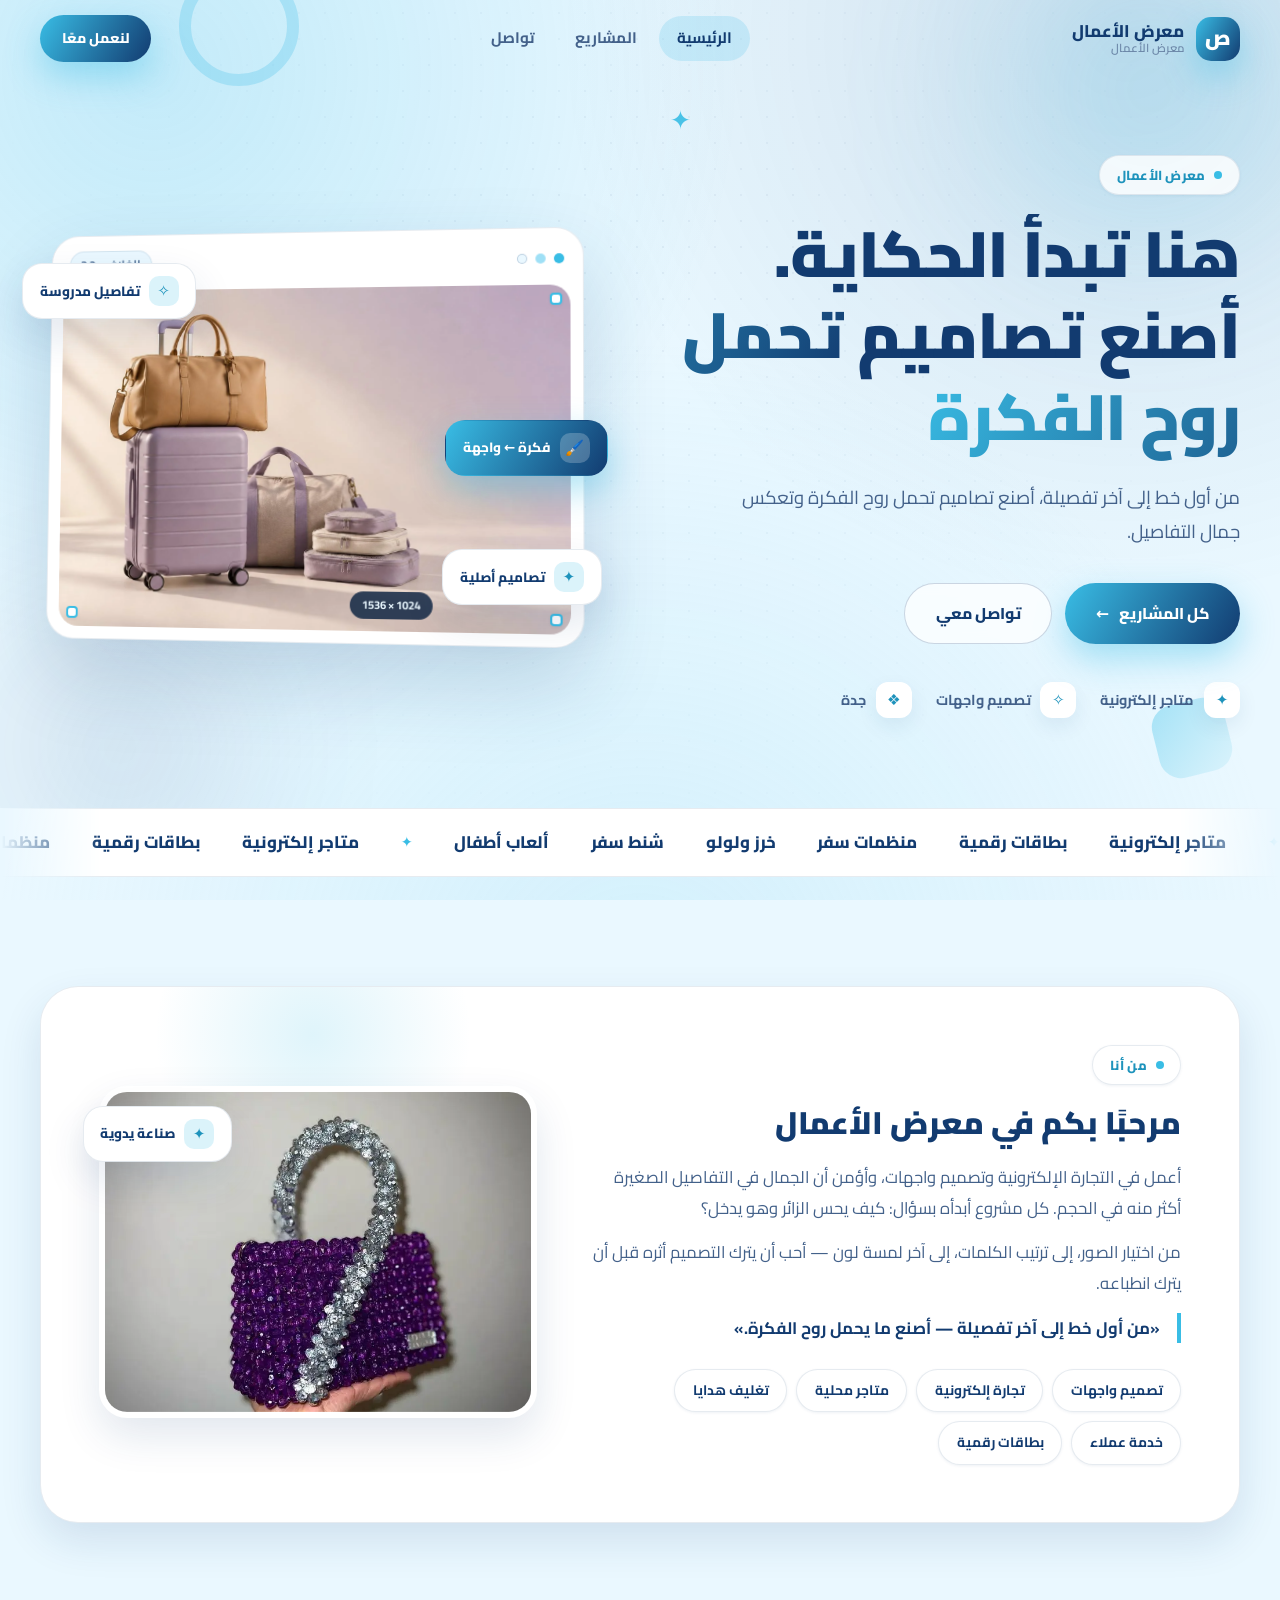
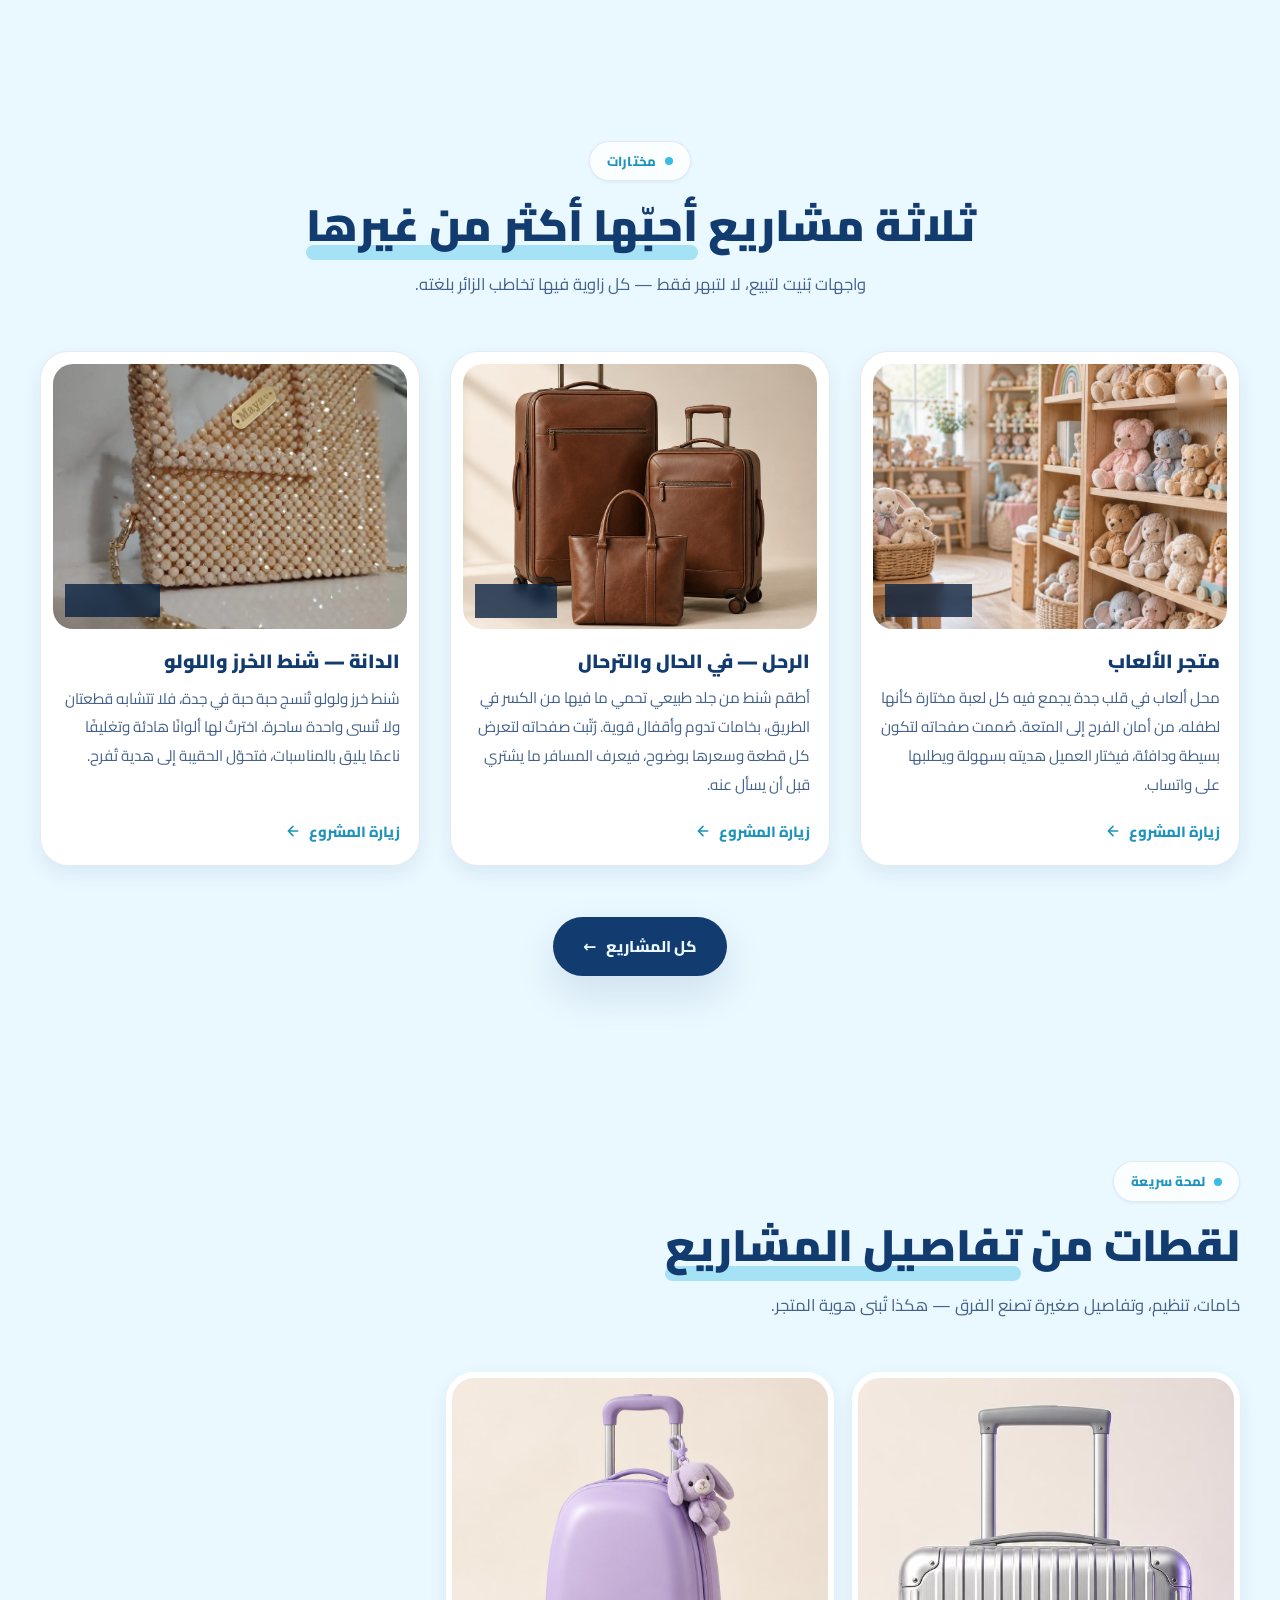
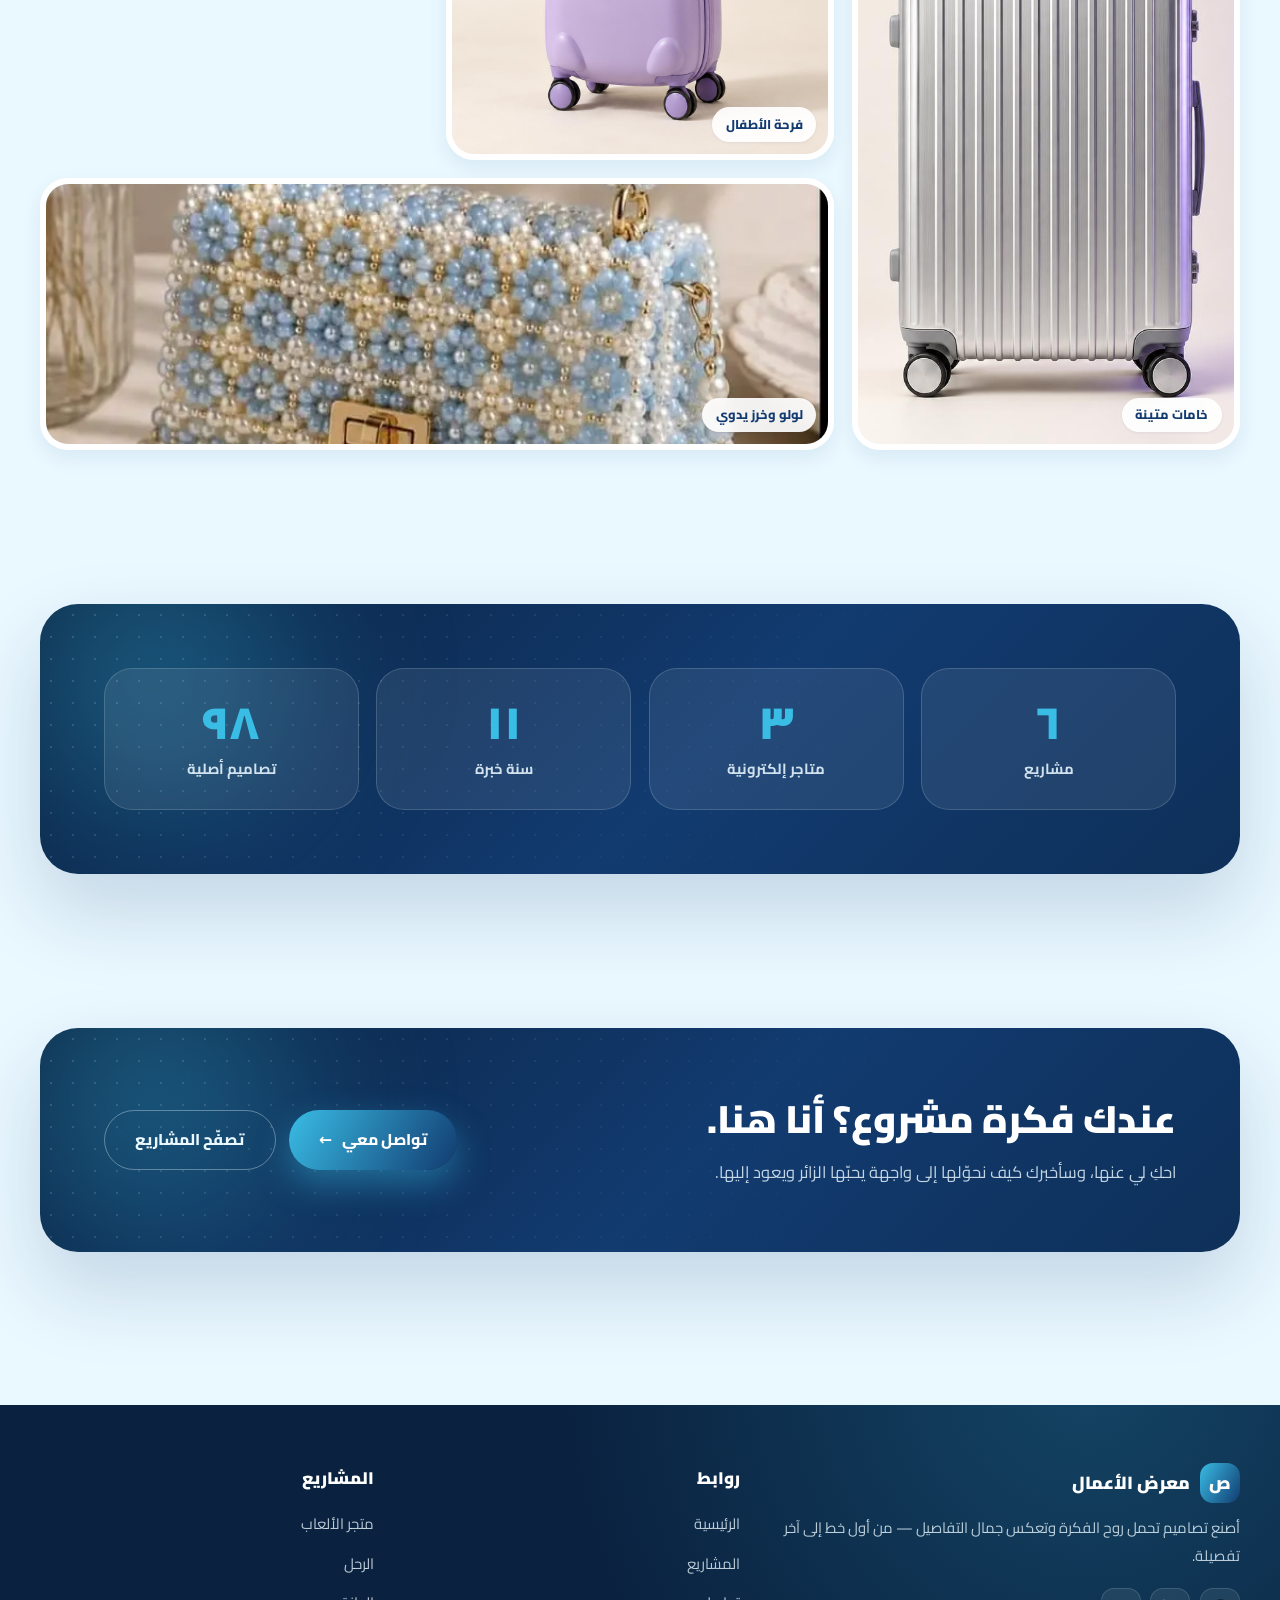
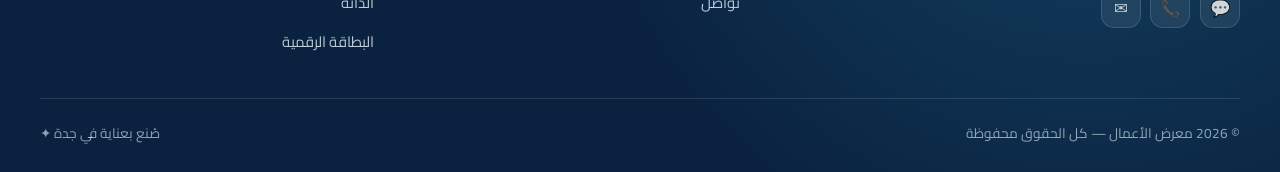
<file: index.html>
<!DOCTYPE html>
<html lang="ar" dir="rtl">
<head>
  <meta charset="UTF-8">
  <meta name="viewport" content="width=device-width, initial-scale=1.0">
  <title>معرض الأعمال</title>
  <meta name="description" content="معرض أعمال — متاجر إلكترونية ومتجر ألعاب الأطفال، الدانة، الرحل، والبطاقة المهنية الرقمية. هنا تبدأ الحكاية.">

  <link rel="icon" href="data:image/svg+xml,%3Csvg xmlns='http://www.w3.org/2000/svg' viewBox='0 0 100 100'%3E%3Crect width='100' height='100' rx='26' fill='%23123B70'/%3E%3Ctext x='50' y='71' font-size='62' font-family='sans-serif' font-weight='bold' fill='%2339BDE5' text-anchor='middle'%3E%D8%B5%3C/text%3E%3C/svg%3E">

  <link rel="preconnect" href="https://fonts.googleapis.com">
  <link rel="preconnect" href="https://fonts.gstatic.com" crossorigin>
  <link href="https://fonts.googleapis.com/css2?family=Cairo:wght@400;600;700;800;900&display=swap" rel="stylesheet">

  <link rel="stylesheet" href="assets/css/style.css">
</head>

<body>

  <a class="skip-link" href="#main">تخطَّ إلى المحتوى</a>

  <!-- شاشة التحميل -->
  <div class="preloader" role="status" aria-live="polite">
    <div class="preloader__inner">
      <div class="preloader__mark">ص</div>
      <p class="preloader__name">معرض الأعمال</p>
      <div class="preloader__bar"><span></span></div>
    </div>
  </div>

  <div class="cursor-glow" aria-hidden="true"></div>
  <div class="scroll-progress" aria-hidden="true"><span></span></div>

  <!-- ============ الترويسة ============ -->
  <header class="site-header">
    <div class="container header-inner">
      <a class="brand" href="index.html">
        <span class="brand__mark" aria-hidden="true">ص</span>
        <span class="brand__text">
          <b>معرض الأعمال</b>
          <small>معرض الأعمال</small>
        </span>
      </a>

      <nav class="site-nav" id="siteNav" aria-label="القائمة الرئيسية">
        <a href="index.html" data-nav>الرئيسية</a>
        <a href="projects.html" data-nav>المشاريع</a>
        <a href="contact.html" data-nav>تواصل</a>
      </nav>

      <div class="header-actions">
        <button class="nav-toggle" type="button" aria-expanded="false" aria-controls="siteNav" aria-label="فتح القائمة">
          <span></span><span></span><span></span>
        </button>
        <a class="btn btn--primary btn--sm header-cta" href="contact.html">
          <span class="btn__label">لنعمل معًا</span>
        </a>
      </div>
    </div>
  </header>

  <main id="main">

    <!-- ============ الغلاف ============ -->
    <section class="hero">
      <div class="hero__bg" aria-hidden="true">
        <span class="blob blob--1"></span>
        <span class="blob blob--2"></span>
        <span class="blob blob--3"></span>
        <span class="deco deco--ring"></span>
        <span class="deco deco--square"></span>
        <span class="deco deco--star">✦</span>
      </div>

      <div class="container hero-grid">
        <div class="hero__copy">
          <span class="eyebrow" data-reveal="zoom">معرض الأعمال</span>

          <h1 data-split data-split-delay="120">
            هنا تبدأ الحكاية.<br>
            أصنع تصاميم <span class="accent">تحمل روح الفكرة</span>
          </h1>

          <p class="hero__lead" data-reveal style="--d:420ms">
            من أول خط إلى آخر تفصيلة، أصنع تصاميم تحمل روح الفكرة وتعكس جمال التفاصيل.
          </p>

          <div class="hero__cta" data-reveal style="--d:560ms">
            <a class="btn btn--primary" href="projects.html">
              <span class="btn__label">كل المشاريع</span>
              <span class="btn__icon" aria-hidden="true">←</span>
            </a>
            <a class="btn btn--ghost" href="contact.html">
              <span class="btn__label">تواصل معي</span>
            </a>
          </div>

          <div class="hero__meta" data-reveal style="--d:700ms">
            <span class="hero__meta-item"><b aria-hidden="true">✦</b> متاجر إلكترونية</span>
            <span class="hero__meta-item"><b aria-hidden="true">✧</b> تصميم واجهات</span>
            <span class="hero__meta-item"><b aria-hidden="true">❖</b> جدة</span>
          </div>
        </div>

        <!-- لوحة استوديو مثل كانفا -->
        <div class="canvas-stage" data-reveal="zoom" style="--d:260ms">
          <div class="canvas">
            <div class="canvas__bar">
              <span class="canvas__dot"></span>
              <span class="canvas__dot"></span>
              <span class="canvas__dot"></span>
              <span class="canvas__title">الغلاف • 3:2</span>
            </div>

            <div class="canvas__art">
              <img
                src="assets/images/cover.webp"
                alt="أطقم شنط سفر ومنظمات معروضة في معرض الرحل بجدة"
                width="1536"
                height="1024"
                loading="lazy">
              <span class="canvas__handle canvas__handle--tl" aria-hidden="true"></span>
              <span class="canvas__handle canvas__handle--tr" aria-hidden="true"></span>
              <span class="canvas__handle canvas__handle--bl" aria-hidden="true"></span>
              <span class="canvas__handle canvas__handle--br" aria-hidden="true"></span>
              <span class="canvas__size" dir="ltr">1536 × 1024</span>
            </div>
          </div>

          <div class="sticker sticker--a">
            <i aria-hidden="true">✦</i> تصاميم أصلية
          </div>
          <div class="sticker sticker--b">
            <i aria-hidden="true">✧</i> تفاصيل مدروسة
          </div>
          <div class="sticker sticker--c">
            <i aria-hidden="true">🖌️</i> فكرة ← واجهة
          </div>
        </div>
      </div>
    </section>

    <!-- ============ شريط العلامات ============ -->
    <div class="marquee" aria-hidden="true">
      <div class="marquee__track">
        <div class="marquee__item">
          <span>ألعاب أطفال</span><span>شنط سفر</span><span>خرز ولولو</span>
          <span>منظمات سفر</span><span>بطاقات رقمية</span><span>متاجر إلكترونية</span>
        </div>
        <div class="marquee__item">
          <span>ألعاب أطفال</span><span>شنط سفر</span><span>خرز ولولو</span>
          <span>منظمات سفر</span><span>بطاقات رقمية</span><span>متاجر إلكترونية</span>
        </div>
      </div>
    </div>

    <!-- ============ نبذة ============ -->
    <section class="section about">
      <div class="container">
        <div class="about__panel" data-reveal>
          <div class="about__text">
            <span class="eyebrow">من أنا</span>
            <h3 style="margin-top:.9rem">مرحبًا بكم في معرض الأعمال</h3>
            <p>
              أعمل في التجارة الإلكترونية وتصميم واجهات، وأؤمن أن الجمال في التفاصيل الصغيرة
              أكثر منه في الحجم. كل مشروع أبدأه بسؤال: كيف يحس الزائر وهو يدخل؟
            </p>
            <p>
              من اختيار الصور، إلى ترتيب الكلمات، إلى آخر لمسة لون — أحب أن يترك التصميم أثره
              قبل أن يترك انطباعه.
            </p>
            <p class="about__quote">
              «من أول خط إلى آخر تفصيلة — أصنع ما يحمل روح الفكرة.»
            </p>

            <div class="chips">
              <span class="chip">تصميم واجهات</span>
              <span class="chip">تجارة إلكترونية</span>
              <span class="chip">متاجر محلية</span>
              <span class="chip">تغليف هدايا</span>
              <span class="chip">خدمة عملاء</span>
              <span class="chip">بطاقات رقمية</span>
            </div>
          </div>

          <div class="about__art" data-parallax="0.05">
            <div class="about__art-frame">
              <img
                src="assets/images/project-hand.webp"
                alt="يدان تصنعان قطعة يدوية من الخرز واللولو"
                width="735"
                height="679"
                loading="lazy">
            </div>
            <div class="sticker sticker--b">
              <i aria-hidden="true">✦</i> صناعة يدوية
            </div>
          </div>
        </div>
      </div>
    </section>

    <!-- ============ مشاريع مختارة ============ -->
    <section class="section" id="featured">
      <div class="container">
        <div class="section-head section-head--center" data-reveal>
          <span class="eyebrow">مختارات</span>
          <h2>ثلاثة مشاريع <span class="underline">أحبّها أكثر من غيرها</span></h2>
          <p>واجهات بُنيت لتبيع، لا لتبهر فقط — كل زاوية فيها تخاطب الزائر بلغته.</p>
        </div>

        <div class="projects-grid" data-reveal-group>

          <article class="tpl-card" data-reveal>
            <div class="tpl-card__frame">
              <img
                src="assets/images/project-toys.jpg"
                alt="رفوف متجر الألعاب مليئة بالألعاب القطنية الناعمة"
                width="912"
                height="1088"
                loading="lazy">
              <span class="tpl-card__shine" aria-hidden="true"></span>
              <span class="tpl-card__num">01</span>
              <span class="tpl-card__tag">متجر ألعاب</span>
              <div class="tpl-card__hover"><span class="tpl-card__cta">معاينة المشروع</span></div>
            </div>
            <div class="tpl-card__body">
              <h3>متجر الألعاب</h3>
              <p class="tpl-card__desc">
                محل ألعاب في قلب جدة يجمع فيه كل لعبة مختارة كأنها لطفله، من أمان الفرح إلى المتعة.
                صُممت صفحاته لتكون بسيطة ودافئة، فيختار العميل هديته بسهولة ويطلبها على واتساب.
              </p>
              <a class="tpl-card__link" href="https://sabreen-toys-jeddah.lovable.app" target="_blank" rel="noopener noreferrer">
                زيارة المشروع
                <svg width="16" height="16" viewBox="0 0 24 24" fill="none" stroke="currentColor" stroke-width="2.4" stroke-linecap="round" stroke-linejoin="round" aria-hidden="true"><path d="M19 12H5M12 19l-7-7 7-7"/></svg>
              </a>
            </div>
          </article>

          <article class="tpl-card" data-reveal>
            <div class="tpl-card__frame">
              <img
                src="assets/images/project-leather.jpg"
                alt="طقم شنط من الجلد الطبيعي بثلاث قطع من متجر الرحل"
                width="1024"
                height="1024"
                loading="lazy">
              <span class="tpl-card__shine" aria-hidden="true"></span>
              <span class="tpl-card__num">02</span>
              <span class="tpl-card__tag">متجر شنط</span>
              <div class="tpl-card__hover"><span class="tpl-card__cta">معاينة المشروع</span></div>
            </div>
            <div class="tpl-card__body">
              <h3>الرحل — في الحال والترحال</h3>
              <p class="tpl-card__desc">
                أطقم شنط من جلد طبيعي تحمي ما فيها من الكسر في الطريق، بخامات تدوم وأقفال قوية.
                رُتّبت صفحاته لتعرض كل قطعة وسعرها بوضوح، فيعرف المسافر ما يشتري قبل أن يسأل عنه.
              </p>
              <a class="tpl-card__link" href="https://alrahl-journeys.lovable.app" target="_blank" rel="noopener noreferrer">
                زيارة المشروع
                <svg width="16" height="16" viewBox="0 0 24 24" fill="none" stroke="currentColor" stroke-width="2.4" stroke-linecap="round" stroke-linejoin="round" aria-hidden="true"><path d="M19 12H5M12 19l-7-7 7-7"/></svg>
              </a>
            </div>
          </article>

          <article class="tpl-card" data-reveal>
            <div class="tpl-card__frame">
              <img
                src="assets/images/project-beads.webp"
                alt="شنطة خرز بلون البيج مع سلسلة ذهبية من متجر الدانة"
                width="736"
                height="981"
                loading="lazy">
              <span class="tpl-card__shine" aria-hidden="true"></span>
              <span class="tpl-card__num">03</span>
              <span class="tpl-card__tag">صناعة يدوية</span>
              <div class="tpl-card__hover"><span class="tpl-card__cta">معاينة المشروع</span></div>
            </div>
            <div class="tpl-card__body">
              <h3>الدانة — شنط الخرز واللولو</h3>
              <p class="tpl-card__desc">
                شنط خرز ولولو تُنسج حبة حبة في جدة، فلا تتشابه قطعتان ولا تُنسى واحدة ساحرة.
                اخترتُ لها ألوانًا هادئة وتغليفًا ناعمًا يليق بالمناسبات، فتحوّل الحقيبة إلى هدية تُفرح.
              </p>
              <a class="tpl-card__link" href="https://aldana.sabryn9631.workers.dev/" target="_blank" rel="noopener noreferrer">
                زيارة المشروع
                <svg width="16" height="16" viewBox="0 0 24 24" fill="none" stroke="currentColor" stroke-width="2.4" stroke-linecap="round" stroke-linejoin="round" aria-hidden="true"><path d="M19 12H5M12 19l-7-7 7-7"/></svg>
              </a>
            </div>
          </article>

        </div>

        <div class="center-cta" data-reveal>
          <a class="btn btn--dark" href="projects.html">
            <span class="btn__label">كل المشاريع</span>
            <span class="btn__icon" aria-hidden="true">←</span>
          </a>
        </div>
      </div>
    </section>

    <!-- ============ لمحة من الأعمال ============ -->
    <section class="section section--tight">
      <div class="container">
        <div class="section-head" data-reveal>
          <span class="eyebrow">لمحة سريعة</span>
          <h2>لقطات من <span class="underline">تفاصيل المشاريع</span></h2>
          <p>خامات، تنظيم، وتفاصيل صغيرة تصنع الفرق — هكذا تُبنى هوية المتجر.</p>
        </div>

        <div class="gallery-strip" data-reveal-group>
          <figure class="shot" data-reveal>
            <img
              src="assets/images/project-aluminum.jpg"
              alt="قطع ألمنيوم مصنّعة بعناية من تفاصيل مشاريع الرحل"
              width="1024"
              height="1024"
              loading="lazy">
            <figcaption class="shot__cap">خامات متينة</figcaption>
          </figure>

          <figure class="shot" data-reveal>
            <img
              src="assets/images/project-kids.jpg"
              alt="ألعاب أطفال ملوّنة مرتّبة على رفوف المتجر"
              width="1024"
              height="1024"
              loading="lazy">
            <figcaption class="shot__cap">فرحة الأطفال</figcaption>
          </figure>

          <figure class="shot shot--wide" data-reveal>
            <img
              src="assets/images/project-pearl.webp"
              alt="تفاصيل اللولو والخرز في شنط الدانة اليدوية"
              width="735"
              height="843"
              loading="lazy">
            <figcaption class="shot__cap">لولو وخرز يدوي</figcaption>
          </figure>
        </div>
      </div>
    </section>

    <!-- ============ الأرقام ============ -->
    <section class="section section--tight">
      <div class="container">
        <div class="cta-band" data-reveal="zoom">
          <div class="cta-band__glow" aria-hidden="true"></div>
          <div class="stats" style="position:relative;z-index:2">
            <div class="stat">
              <span class="stat__value" data-count="6">0</span>
              <span class="stat__label">مشاريع</span>
            </div>
            <div class="stat">
              <span class="stat__value" data-count="3">0</span>
              <span class="stat__label">متاجر إلكترونية</span>
            </div>
            <div class="stat">
              <span class="stat__value" data-count="11" data-suffix="+">0</span>
              <span class="stat__label">سنة خبرة</span>
            </div>
            <div class="stat">
              <span class="stat__value" data-count="100" data-suffix="٪">0</span>
              <span class="stat__label">تصاميم أصلية</span>
            </div>
          </div>
        </div>
      </div>
    </section>

    <!-- ============ دعوة للتواصل ============ -->
    <section class="section section--tight">
      <div class="container">
        <div class="cta-band" data-reveal>
          <div class="cta-band__glow" aria-hidden="true"></div>
          <div class="cta-band__inner">
            <div>
              <h2>عندك فكرة مشروع؟ أنا هنا.</h2>
              <p>احكِ لي عنها، وسأخبرك كيف نحوّلها إلى واجهة يحبّها الزائر ويعود إليها.</p>
            </div>
            <div class="cta-band__actions">
              <a class="btn btn--primary" href="contact.html">
                <span class="btn__label">تواصل معي</span>
                <span class="btn__icon" aria-hidden="true">←</span>
              </a>
              <a class="btn btn--outline-light" href="projects.html">
                <span class="btn__label">تصفّح المشاريع</span>
              </a>
            </div>
          </div>
        </div>
      </div>
    </section>

  </main>

  <!-- ============ التذييل ============ -->
  <footer class="site-footer">
    <div class="container">
      <div class="footer-grid">
        <div>
          <div class="footer-brand"><span aria-hidden="true">ص</span> معرض الأعمال</div>
          <p>أصنع تصاميم تحمل روح الفكرة وتعكس جمال التفاصيل — من أول خط إلى آخر تفصيلة.</p>
          <div class="footer-social">
            <a href="https://wa.me/966571828519" target="_blank" rel="noopener noreferrer" aria-label="واتساب" title="واتساب">💬</a>
            <a href="tel:+966571828519" aria-label="اتصال هاتفي" title="اتصال">📞</a>
            <a href="mailto:sabryn111@gmail.com" aria-label="البريد الإلكتروني" title="البريد">✉️</a>
          </div>
        </div>

        <nav aria-label="روابط الموقع">
          <h4>روابط</h4>
          <ul class="footer-links">
            <li><a href="index.html" data-nav>الرئيسية</a></li>
            <li><a href="projects.html" data-nav>المشاريع</a></li>
            <li><a href="contact.html" data-nav>تواصل</a></li>
          </ul>
        </nav>

        <div>
          <h4>المشاريع</h4>
          <ul class="footer-links">
            <li><a href="https://sabreen-toys-jeddah.lovable.app" target="_blank" rel="noopener noreferrer">متجر الألعاب</a></li>
            <li><a href="https://alrahl-journeys.lovable.app" target="_blank" rel="noopener noreferrer">الرحل</a></li>
            <li><a href="https://aldana.sabryn9631.workers.dev/" target="_blank" rel="noopener noreferrer">الدانة</a></li>
            <li><a href="https://statuesque-khapse-6a46aa.netlify.app/" target="_blank" rel="noopener noreferrer">البطاقة الرقمية</a></li>
          </ul>
        </div>
      </div>

      <div class="footer-bottom">
        <span>© <span data-year>2026</span> معرض الأعمال — كل الحقوق محفوظة</span>
        <span>صُنع بعناية في جدة ✦</span>
      </div>
    </div>
  </footer>

  <button class="to-top" type="button" aria-label="العودة إلى أعلى الصفحة">↑</button>
  <div class="toast" role="status" aria-live="polite"></div>

  <script src="assets/js/main.js"></script>
</body>
</html>
</file>
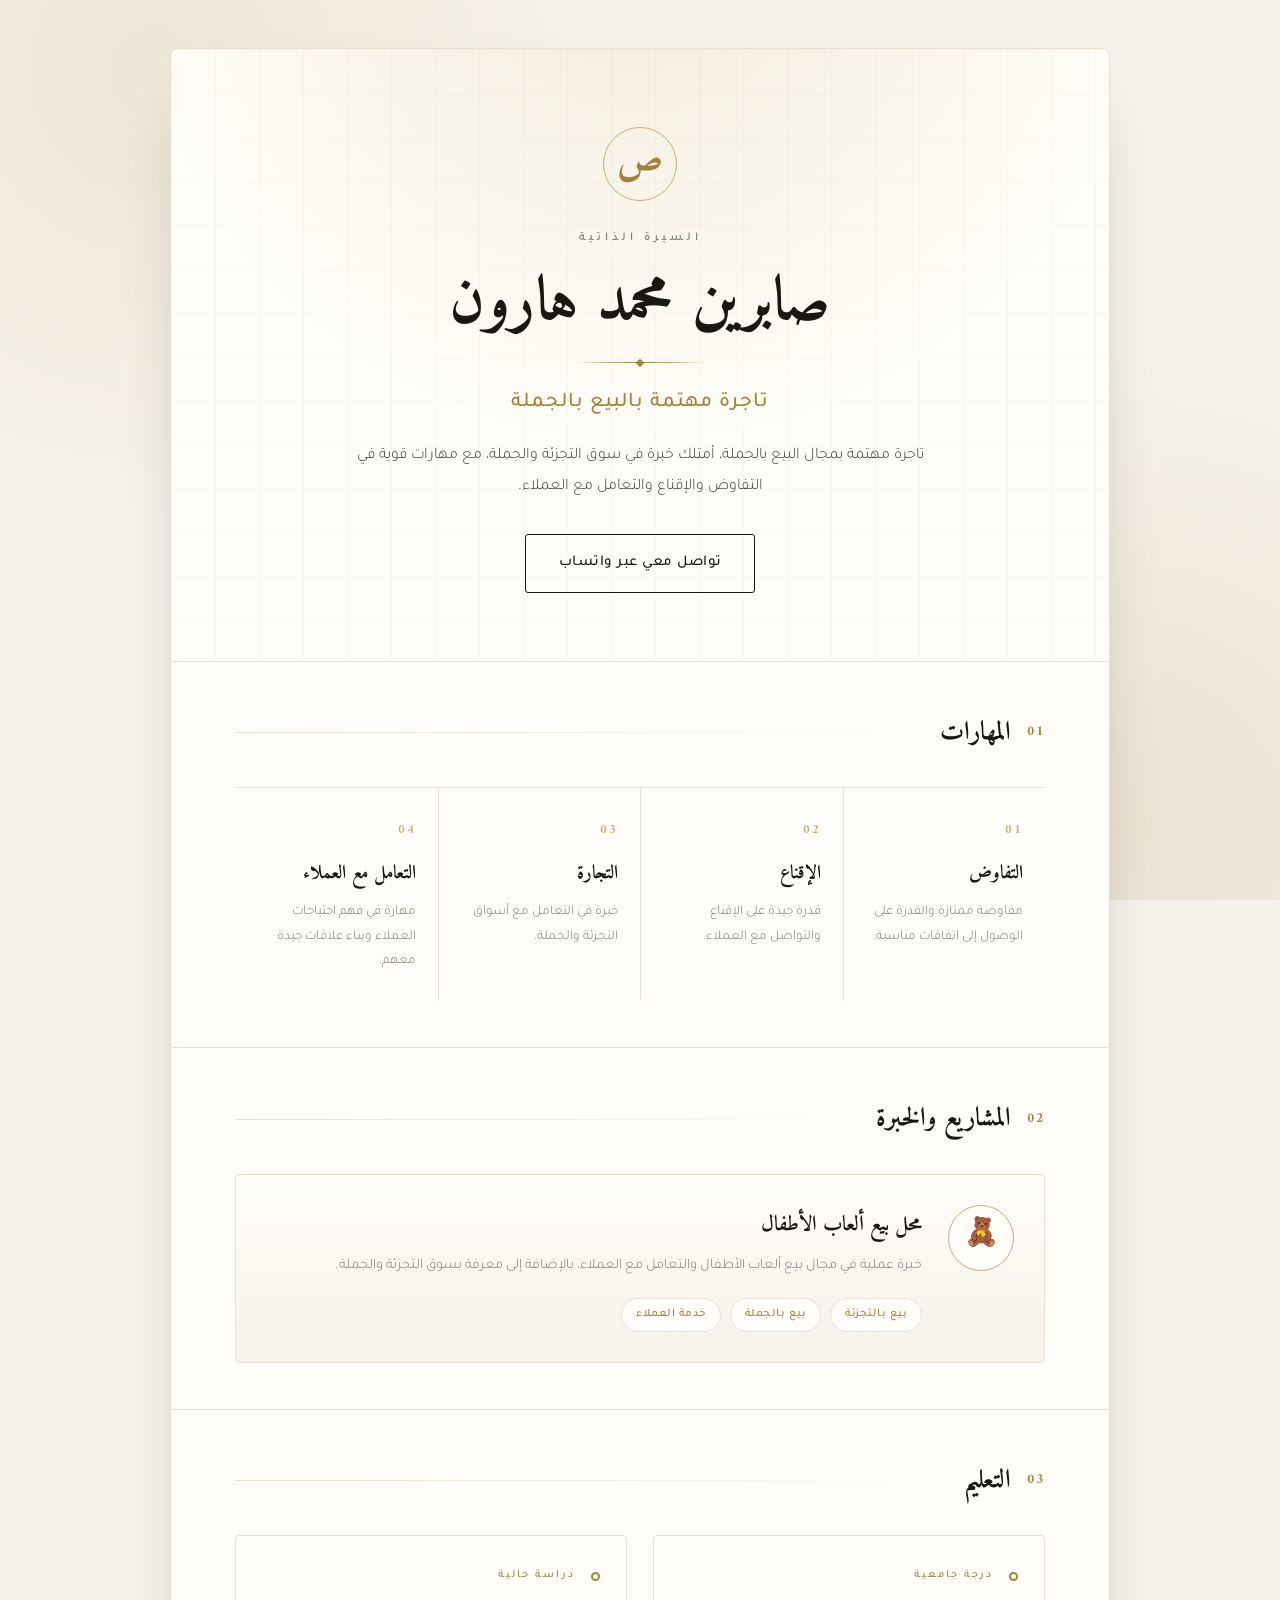
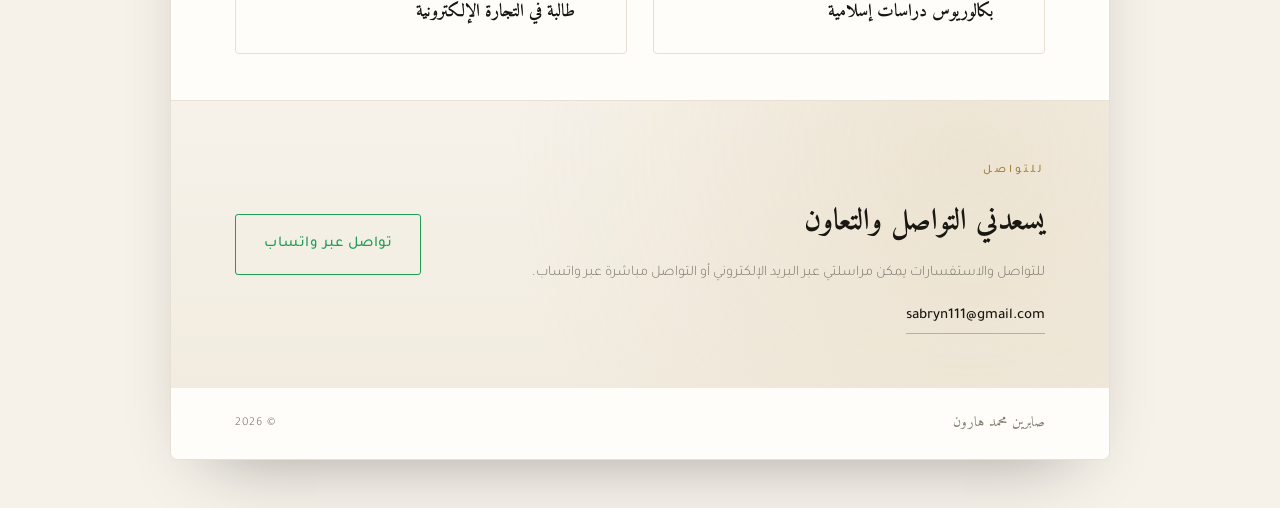
<file: cv/index.html>
<!DOCTYPE html>
<html lang="ar" dir="rtl">
<head>
    <meta charset="UTF-8">
    <meta name="viewport" content="width=device-width, initial-scale=1.0">

    <title>صابرين محمد هارون | سيرة ذاتية</title>

    <!-- Google Fonts -->
    <link rel="preconnect" href="https://fonts.googleapis.com">
    <link rel="preconnect" href="https://fonts.gstatic.com" crossorigin>
    <link href="https://fonts.googleapis.com/css2?family=Amiri:wght@400;700&family=Tajawal:wght@300;400;500;700&display=swap" rel="stylesheet">

    <!-- CSS -->
    <link rel="stylesheet" href="../style.css">
</head>

<body>

    <main class="cv-container">

        <!-- Header -->
        <header class="hero" data-reveal>
            <span class="monogram" aria-hidden="true">ص</span>

            <p class="eyebrow">السيرة الذاتية</p>

            <h1>صابرين محمد هارون</h1>

            <span class="ornament" aria-hidden="true"></span>

            <h2 class="role">تاجرة مهتمة بالبيع بالجملة</h2>

            <p class="intro">
                تاجرة مهتمة بمجال البيع بالجملة، أمتلك خبرة في سوق التجزئة والجملة،
                مع مهارات قوية في التفاوض والإقناع والتعامل مع العملاء.
            </p>

            <a
                class="whatsapp-btn"
                href="https://wa.me/?text=مرحباً صابرين، أرغب في التواصل معك."
                target="_blank"
                rel="noopener noreferrer"
                aria-label="التواصل مع صابرين عبر واتساب"
            >
                تواصل معي عبر واتساب
            </a>
        </header>

        <!-- Skills -->
        <section class="section" data-reveal>
            <div class="section-title">
                <span class="section-number">01</span>
                <h3>المهارات</h3>
                <span class="section-rule" aria-hidden="true"></span>
            </div>

            <div class="skills-grid">
                <div class="skill-card">
                    <span>01</span>
                    <h4>التفاوض</h4>
                    <p>مفاوضة ممتازة والقدرة على الوصول إلى اتفاقات مناسبة.</p>
                </div>

                <div class="skill-card">
                    <span>02</span>
                    <h4>الإقناع</h4>
                    <p>قدرة جيدة على الإقناع والتواصل مع العملاء.</p>
                </div>

                <div class="skill-card">
                    <span>03</span>
                    <h4>التجارة</h4>
                    <p>خبرة في التعامل مع أسواق التجزئة والجملة.</p>
                </div>

                <div class="skill-card">
                    <span>04</span>
                    <h4>التعامل مع العملاء</h4>
                    <p>مهارة في فهم احتياجات العملاء وبناء علاقات جيدة معهم.</p>
                </div>
            </div>
        </section>

        <!-- Projects -->
        <section class="section" data-reveal>
            <div class="section-title">
                <span class="section-number">02</span>
                <h3>المشاريع والخبرة</h3>
                <span class="section-rule" aria-hidden="true"></span>
            </div>

            <div class="project-card">
                <div class="project-icon">🧸</div>

                <div class="project-body">
                    <h4>محل بيع ألعاب الأطفال</h4>

                    <p>
                        خبرة عملية في مجال بيع ألعاب الأطفال والتعامل مع العملاء،
                        بالإضافة إلى معرفة بسوق التجزئة والجملة.
                    </p>

                    <div class="tags">
                        <span>بيع بالتجزئة</span>
                        <span>بيع بالجملة</span>
                        <span>خدمة العملاء</span>
                    </div>
                </div>
            </div>
        </section>

        <!-- Education -->
        <section class="section" data-reveal>
            <div class="section-title">
                <span class="section-number">03</span>
                <h3>التعليم</h3>
                <span class="section-rule" aria-hidden="true"></span>
            </div>

            <div class="education-list">
                <article class="education-item">
                    <span class="timeline-dot" aria-hidden="true"></span>

                    <div>
                        <span class="education-label">درجة جامعية</span>
                        <h4>بكالوريوس دراسات إسلامية</h4>
                    </div>
                </article>

                <article class="education-item">
                    <span class="timeline-dot" aria-hidden="true"></span>

                    <div>
                        <span class="education-label">دراسة حالية</span>
                        <h4>طالبة في التجارة الإلكترونية</h4>
                    </div>
                </article>
            </div>
        </section>

        <!-- Contact -->
        <section class="contact-section" data-reveal>
            <div class="contact-body">
                <span class="contact-label">للتواصل</span>

                <h3>يسعدني التواصل والتعاون</h3>

                <p>
                    للتواصل والاستفسارات يمكن مراسلتي عبر البريد الإلكتروني
                    أو التواصل مباشرة عبر واتساب.
                </p>

                <a
                    class="email-link"
                    href="mailto:sabryn111@gmail.com"
                >
                    sabryn111@gmail.com
                </a>
            </div>

            <a
                class="contact-whatsapp"
                href="https://wa.me/?text=مرحباً صابرين، أرغب في التواصل معك."
                target="_blank"
                rel="noopener noreferrer"
            >
                تواصل عبر واتساب
            </a>
        </section>

        <!-- Footer -->
        <footer data-reveal>
            <p class="footer-name">صابرين محمد هارون</p>
            <p id="currentYear"></p>
        </footer>

    </main>

    <!-- JavaScript -->
    <script src="../script.js"></script>
</body>
</html>
</file>
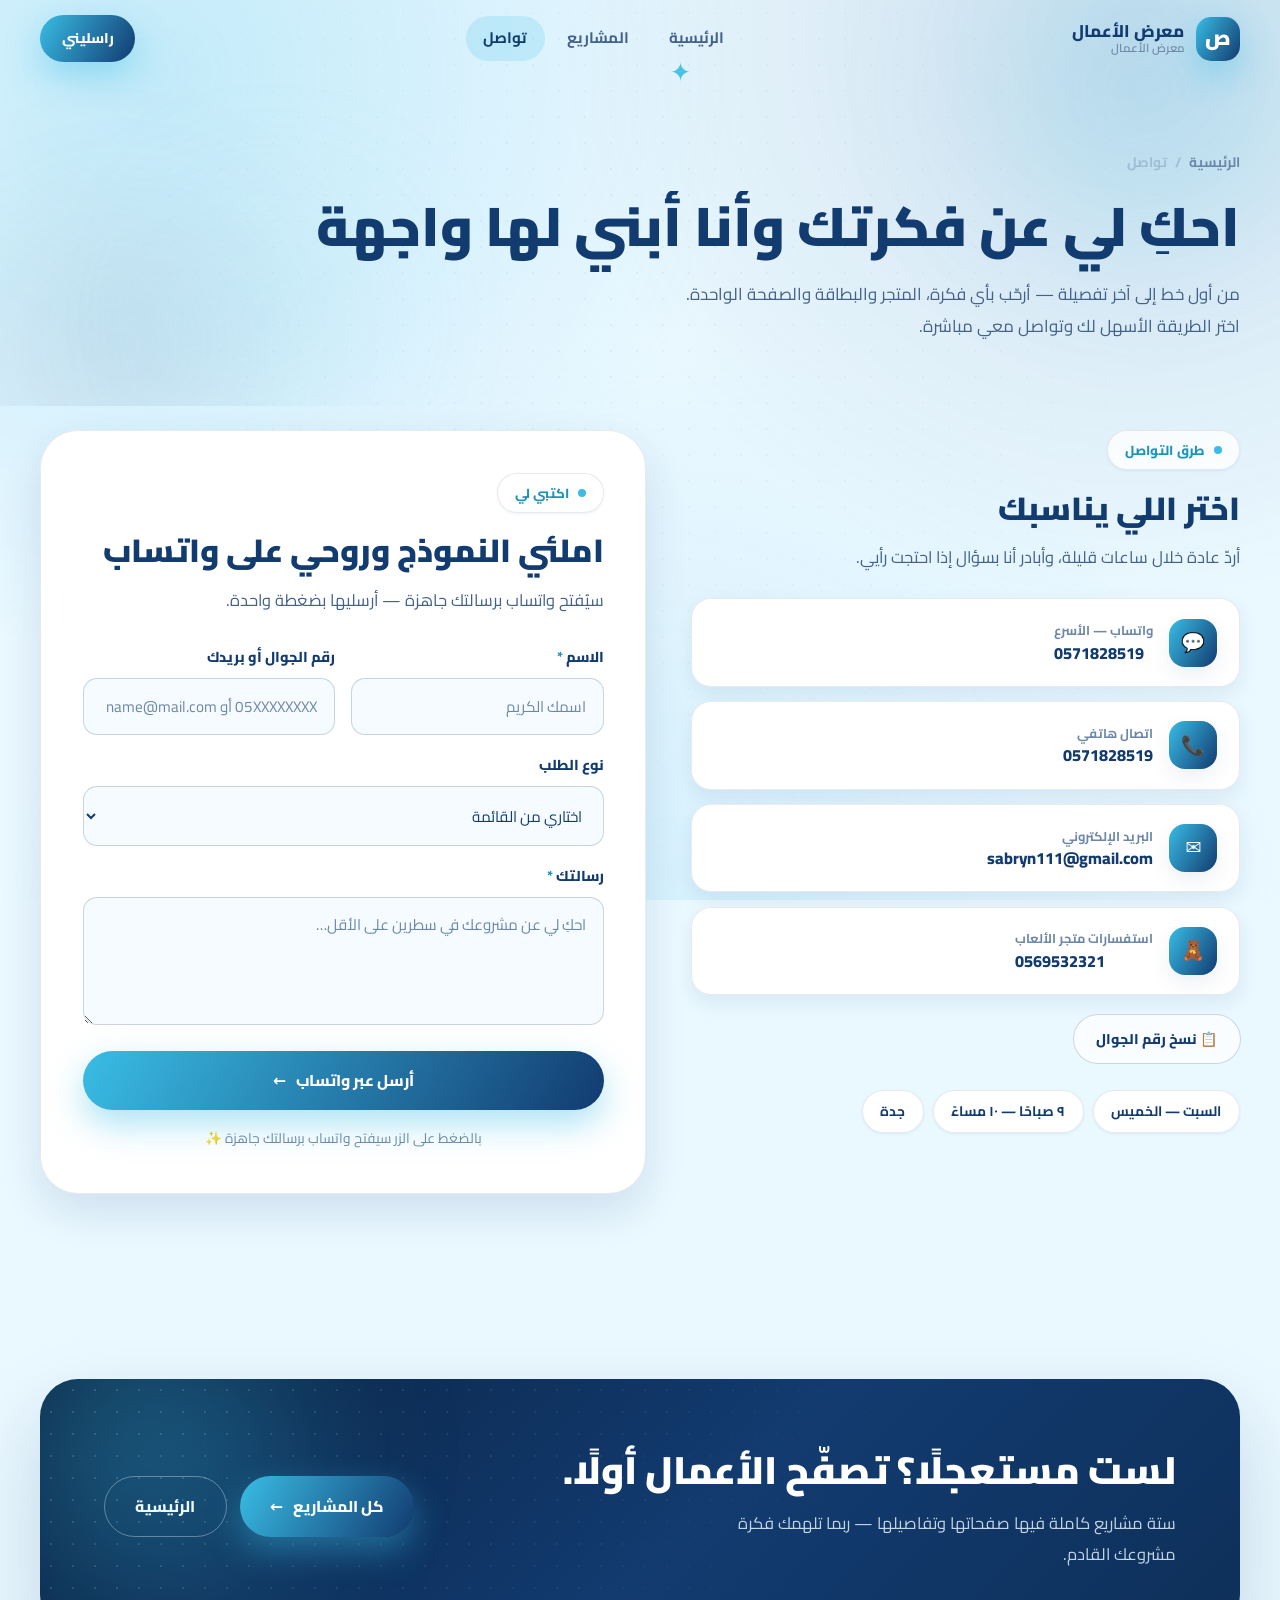
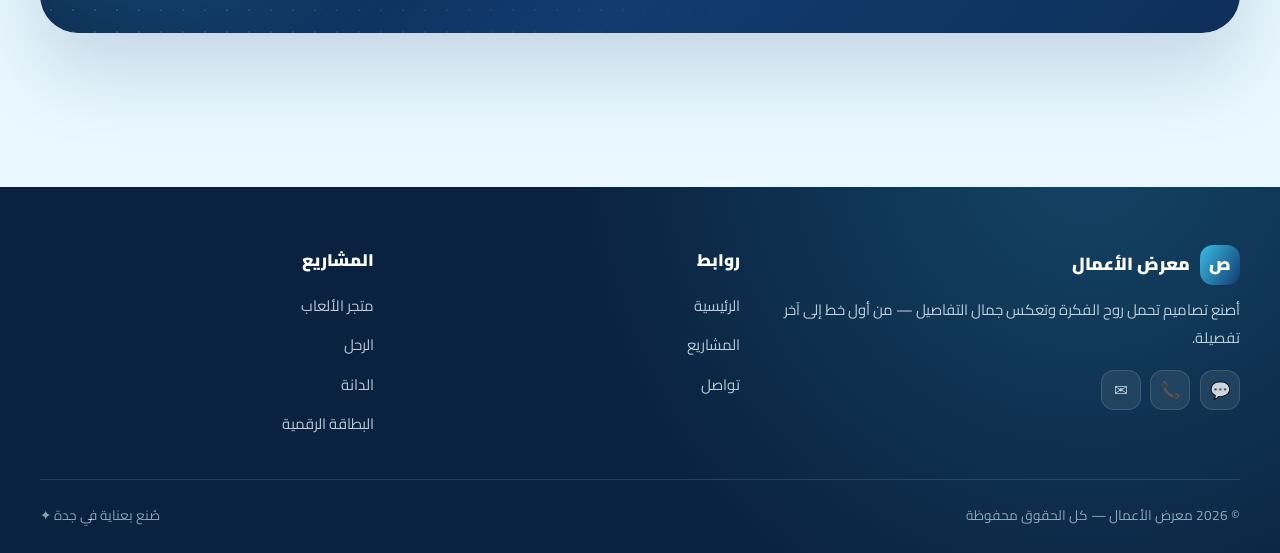
<file: contact.html>
<!DOCTYPE html>
<html lang="ar" dir="rtl">
<head>
  <meta charset="UTF-8">
  <meta name="viewport" content="width=device-width, initial-scale=1.0">
  <title>تواصل | معرض الأعمال</title>
  <meta name="description" content="تواصل معنا — واتساب، اتصال، أو بريد إلكتروني. متاجر إلكترونية، متجر ألعاب الأطفال، الدانة، الرحل، والبطاقات الرقمية.">

  <link rel="icon" href="data:image/svg+xml,%3Csvg xmlns='http://www.w3.org/2000/svg' viewBox='0 0 100 100'%3E%3Crect width='100' height='100' rx='26' fill='%23123B70'/%3E%3Ctext x='50' y='71' font-size='62' font-family='sans-serif' font-weight='bold' fill='%2339BDE5' text-anchor='middle'%3E%D8%B5%3C/text%3E%3C/svg%3E">

  <link rel="preconnect" href="https://fonts.googleapis.com">
  <link rel="preconnect" href="https://fonts.gstatic.com" crossorigin>
  <link href="https://fonts.googleapis.com/css2?family=Cairo:wght@400;600;700;800;900&display=swap" rel="stylesheet">

  <link rel="stylesheet" href="assets/css/style.css">
</head>

<body>

  <a class="skip-link" href="#main">تخطَّ إلى المحتوى</a>

  <div class="preloader" role="status" aria-live="polite">
    <div class="preloader__inner">
      <div class="preloader__mark">ص</div>
      <p class="preloader__name">لنعمل معًا</p>
      <div class="preloader__bar"><span></span></div>
    </div>
  </div>

  <div class="cursor-glow" aria-hidden="true"></div>
  <div class="scroll-progress" aria-hidden="true"><span></span></div>

  <!-- ============ الترويسة ============ -->
  <header class="site-header">
    <div class="container header-inner">
      <a class="brand" href="index.html">
        <span class="brand__mark" aria-hidden="true">ص</span>
        <span class="brand__text">
          <b>معرض الأعمال</b>
          <small>معرض الأعمال</small>
        </span>
      </a>

      <nav class="site-nav" id="siteNav" aria-label="القائمة الرئيسية">
        <a href="index.html" data-nav>الرئيسية</a>
        <a href="projects.html" data-nav>المشاريع</a>
        <a href="contact.html" data-nav>تواصل</a>
      </nav>

      <div class="header-actions">
        <button class="nav-toggle" type="button" aria-expanded="false" aria-controls="siteNav" aria-label="فتح القائمة">
          <span></span><span></span><span></span>
        </button>
        <a class="btn btn--primary btn--sm header-cta" href="https://wa.me/966571828519" target="_blank" rel="noopener noreferrer">
          <span class="btn__label">راسليني</span>
        </a>
      </div>
    </div>
  </header>

  <main id="main">

    <!-- ============ ترويسة الصفحة ============ -->
    <section class="page-hero">
      <div class="hero__bg" aria-hidden="true">
        <span class="blob blob--1"></span>
        <span class="blob blob--2"></span>
        <span class="blob blob--3"></span>
        <span class="deco deco--star">✦</span>
      </div>

      <div class="container" style="position:relative;z-index:2">
        <nav class="breadcrumb" data-reveal="zoom" aria-label="مسار التصفح">
          <a href="index.html">الرئيسية</a>
          <span aria-hidden="true">/</span>
          <span>تواصل</span>
        </nav>

        <h1 data-split data-split-delay="80">احكِ لي عن فكرتك <span class="accent">وأنا أبني لها واجهة</span></h1>

        <p data-reveal style="--d:380ms">
          من أول خط إلى آخر تفصيلة — أرحّب بأي فكرة، المتجر والبطاقة والصفحة الواحدة.
          اختر الطريقة الأسهل لك وتواصل معي مباشرة.
        </p>
      </div>
    </section>

    <!-- ============ التواصل ============ -->
    <section class="section" style="padding-top:1.5rem">
      <div class="container">
        <div class="contact-grid">

          <!-- طرق التواصل -->
          <div data-reveal="right">
            <span class="eyebrow">طرق التواصل</span>
            <h2 style="margin-top:.9rem;font-size:clamp(1.5rem,2.8vw,2rem);font-weight:900;color:var(--navy);line-height:1.45">
              اختر اللي يناسبك
            </h2>
            <p style="margin-top:.7rem">أردّ عادة خلال ساعات قليلة، وأبادر أنا بسؤال إذا احتجت رأيي.</p>

            <div class="contact-list" style="margin-top:1.6rem" data-reveal-group>

              <a class="contact-card" href="https://wa.me/966571828519" target="_blank" rel="noopener noreferrer">
                <span class="contact-card__icon" aria-hidden="true">💬</span>
                <span>
                  <span class="contact-card__label">واتساب — الأسرع</span>
                  <span class="contact-card__value" dir="ltr">0571828519</span>
                </span>
              </a>

              <a class="contact-card" href="tel:+966571828519">
                <span class="contact-card__icon" aria-hidden="true">📞</span>
                <span>
                  <span class="contact-card__label">اتصال هاتفي</span>
                  <span class="contact-card__value" dir="ltr">0571828519</span>
                </span>
              </a>

              <a class="contact-card" href="mailto:sabryn111@gmail.com">
                <span class="contact-card__icon" aria-hidden="true">✉️</span>
                <span>
                  <span class="contact-card__label">البريد الإلكتروني</span>
                  <span class="contact-card__value" dir="ltr">sabryn111@gmail.com</span>
                </span>
              </a>

              <a class="contact-card" href="https://wa.me/966569532321" target="_blank" rel="noopener noreferrer">
                <span class="contact-card__icon" aria-hidden="true">🧸</span>
                <span>
                  <span class="contact-card__label">استفسارات متجر الألعاب</span>
                  <span class="contact-card__value" dir="ltr">0569532321</span>
                </span>
              </a>

            </div>

            <button class="btn btn--ghost btn--sm" type="button" data-copy="0571828519" style="margin-top:1.2rem">
              <span class="btn__label">📋 نسخ رقم الجوال</span>
            </button>

            <div class="chips" style="margin-top:1.6rem">
              <span class="chip">السبت — الخميس</span>
              <span class="chip">٩ صباحًا — ١٠ مساءً</span>
              <span class="chip">جدة</span>
            </div>
          </div>

          <!-- النموذج -->
          <div class="form-panel" data-reveal="left">
            <span class="eyebrow">اكتبي لي</span>
            <h2 style="margin-top:.9rem;font-size:clamp(1.5rem,2.8vw,2rem);font-weight:900;color:var(--navy);line-height:1.45">
              املئي النموذج وروحي على واتساب
            </h2>
            <p style="margin-top:.7rem">سيُفتح واتساب برسالتك جاهزة — أرسليها بضغطة واحدة.</p>

            <form id="contactForm" data-phone="966571828519" novalidate style="margin-top:1.8rem">
              <div class="form-row">
                <div class="field">
                  <label for="f-name">الاسم <span class="req">*</span></label>
                  <input type="text" id="f-name" name="name" required placeholder="اسمك الكريم">
                </div>
                <div class="field">
                  <label for="f-contact">رقم الجوال أو بريدك</label>
                  <input type="text" id="f-contact" name="contact" placeholder="05XXXXXXXX أو name@mail.com">
                </div>
              </div>

              <div class="field">
                <label for="f-service">نوع الطلب</label>
                <select id="f-service" name="service">
                  <option value="">اختاري من القائمة</option>
                  <option>متجر إلكتروني كامل</option>
                  <option>صفحة هبوط واحدة</option>
                  <option>بطاقة مهنية رقمية</option>
                  <option>تطوير موقع قائم</option>
                  <option>استفسار عن المتاجر</option>
                  <option>شيء آخر</option>
                </select>
              </div>

              <div class="field">
                <label for="f-message">رسالتك <span class="req">*</span></label>
                <textarea id="f-message" name="message" required placeholder="احكِ لي عن مشروعك في سطرين على الأقل…"></textarea>
              </div>

              <button class="btn btn--primary btn--block" type="submit">
                <span class="btn__label">أرسل عبر واتساب</span>
                <span class="btn__icon" aria-hidden="true">←</span>
              </button>

              <p class="form-note">بالضغط على الزر سيفتح واتساب برسالتك جاهزة ✨</p>
            </form>
          </div>

        </div>
      </div>
    </section>

    <!-- ============ دعوة ============ -->
    <section class="section section--tight">
      <div class="container">
        <div class="cta-band" data-reveal>
          <div class="cta-band__glow" aria-hidden="true"></div>
          <div class="cta-band__inner">
            <div>
              <h2>لست مستعجلًا؟ تصفّح الأعمال أولًا.</h2>
              <p>ستة مشاريع كاملة فيها صفحاتها وتفاصيلها — ربما تلهمك فكرة مشروعك القادم.</p>
            </div>
            <div class="cta-band__actions">
              <a class="btn btn--primary" href="projects.html">
                <span class="btn__label">كل المشاريع</span>
                <span class="btn__icon" aria-hidden="true">←</span>
              </a>
              <a class="btn btn--outline-light" href="index.html">
                <span class="btn__label">الرئيسية</span>
              </a>
            </div>
          </div>
        </div>
      </div>
    </section>

  </main>

  <!-- ============ التذييل ============ -->
  <footer class="site-footer">
    <div class="container">
      <div class="footer-grid">
        <div>
          <div class="footer-brand"><span aria-hidden="true">ص</span> معرض الأعمال</div>
          <p>أصنع تصاميم تحمل روح الفكرة وتعكس جمال التفاصيل — من أول خط إلى آخر تفصيلة.</p>
          <div class="footer-social">
            <a href="https://wa.me/966571828519" target="_blank" rel="noopener noreferrer" aria-label="واتساب" title="واتساب">💬</a>
            <a href="tel:+966571828519" aria-label="اتصال هاتفي" title="اتصال">📞</a>
            <a href="mailto:sabryn111@gmail.com" aria-label="البريد الإلكتروني" title="البريد">✉️</a>
          </div>
        </div>

        <nav aria-label="روابط الموقع">
          <h4>روابط</h4>
          <ul class="footer-links">
            <li><a href="index.html" data-nav>الرئيسية</a></li>
            <li><a href="projects.html" data-nav>المشاريع</a></li>
            <li><a href="contact.html" data-nav>تواصل</a></li>
          </ul>
        </nav>

        <div>
          <h4>المشاريع</h4>
          <ul class="footer-links">
            <li><a href="https://sabreen-toys-jeddah.lovable.app" target="_blank" rel="noopener noreferrer">متجر الألعاب</a></li>
            <li><a href="https://alrahl-journeys.lovable.app" target="_blank" rel="noopener noreferrer">الرحل</a></li>
            <li><a href="https://aldana.sabryn9631.workers.dev/" target="_blank" rel="noopener noreferrer">الدانة</a></li>
            <li><a href="https://statuesque-khapse-6a46aa.netlify.app/" target="_blank" rel="noopener noreferrer">البطاقة الرقمية</a></li>
          </ul>
        </div>
      </div>

      <div class="footer-bottom">
        <span>© <span data-year>2026</span> معرض الأعمال — كل الحقوق محفوظة</span>
        <span>صُنع بعناية في جدة ✦</span>
      </div>
    </div>
  </footer>

  <button class="to-top" type="button" aria-label="العودة إلى أعلى الصفحة">↑</button>
  <div class="toast" role="status" aria-live="polite"></div>

  <script src="assets/js/main.js"></script>
</body>
</html>
</file>
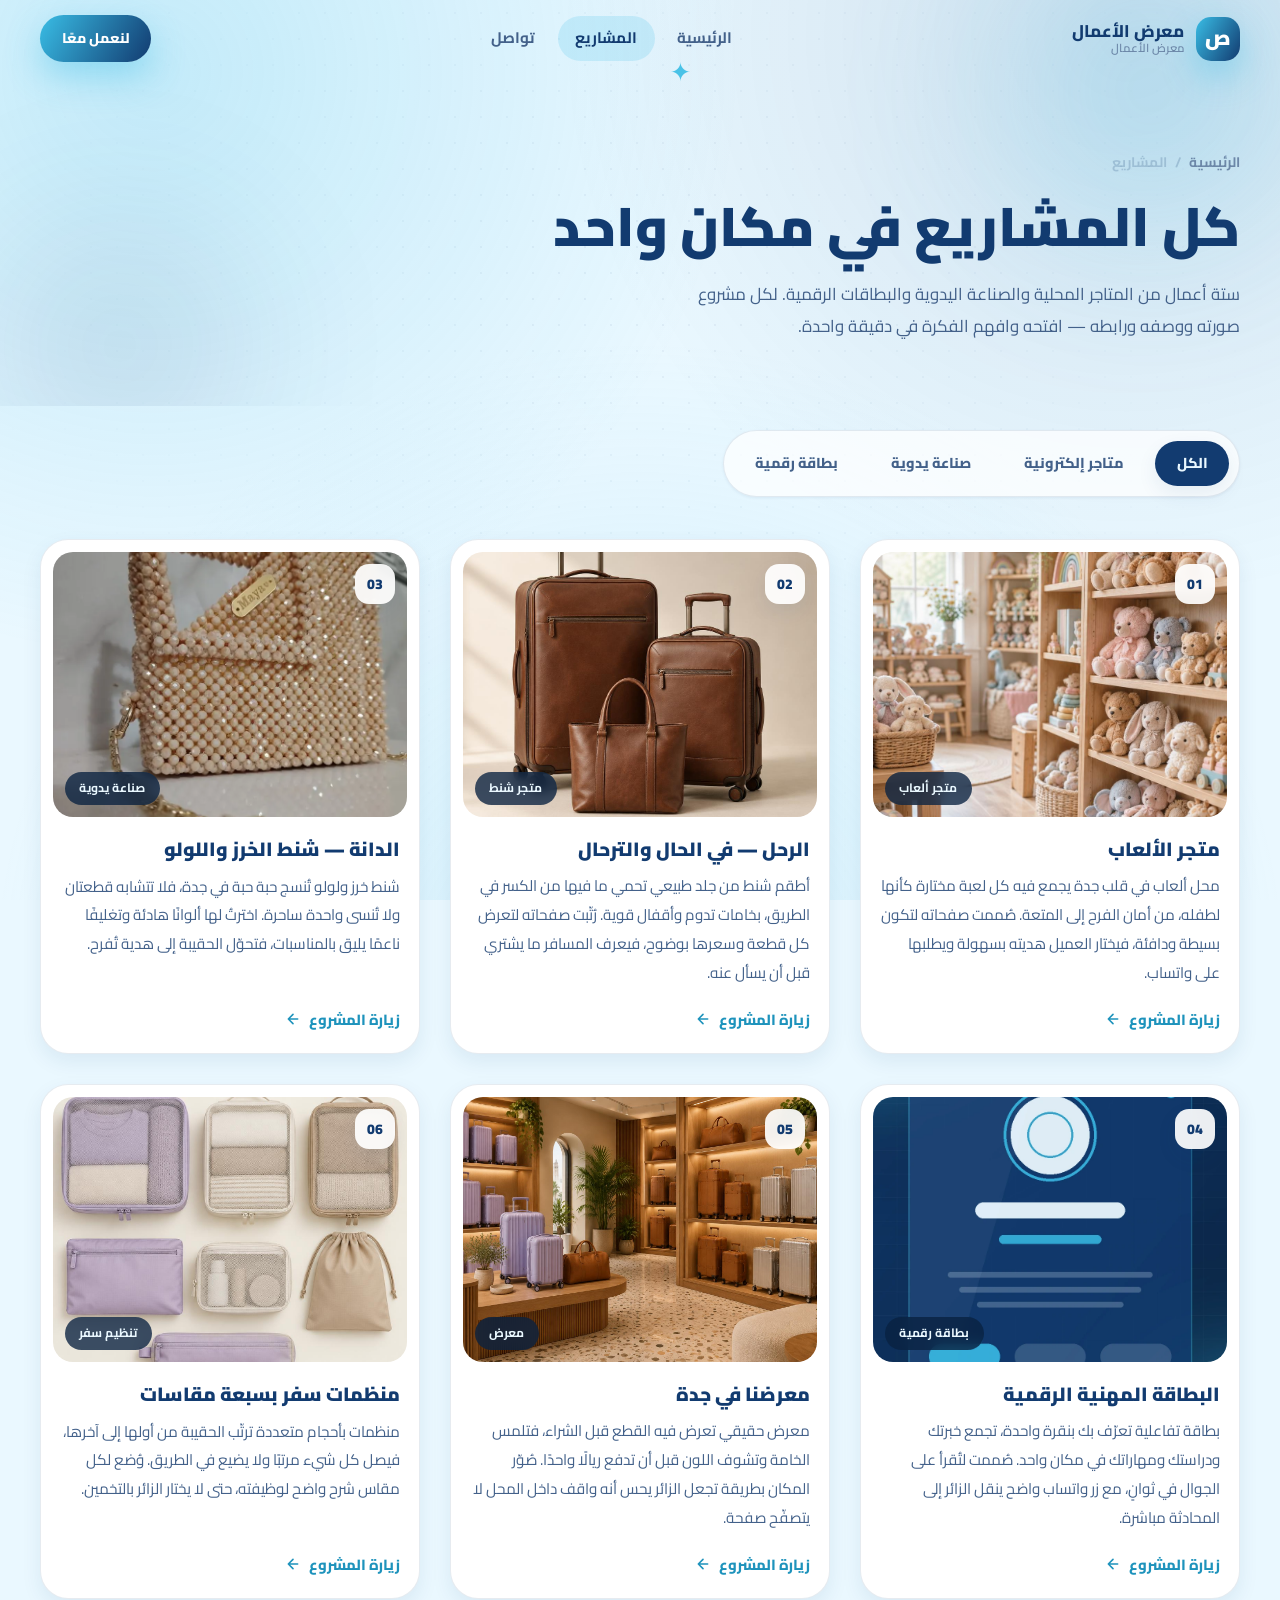
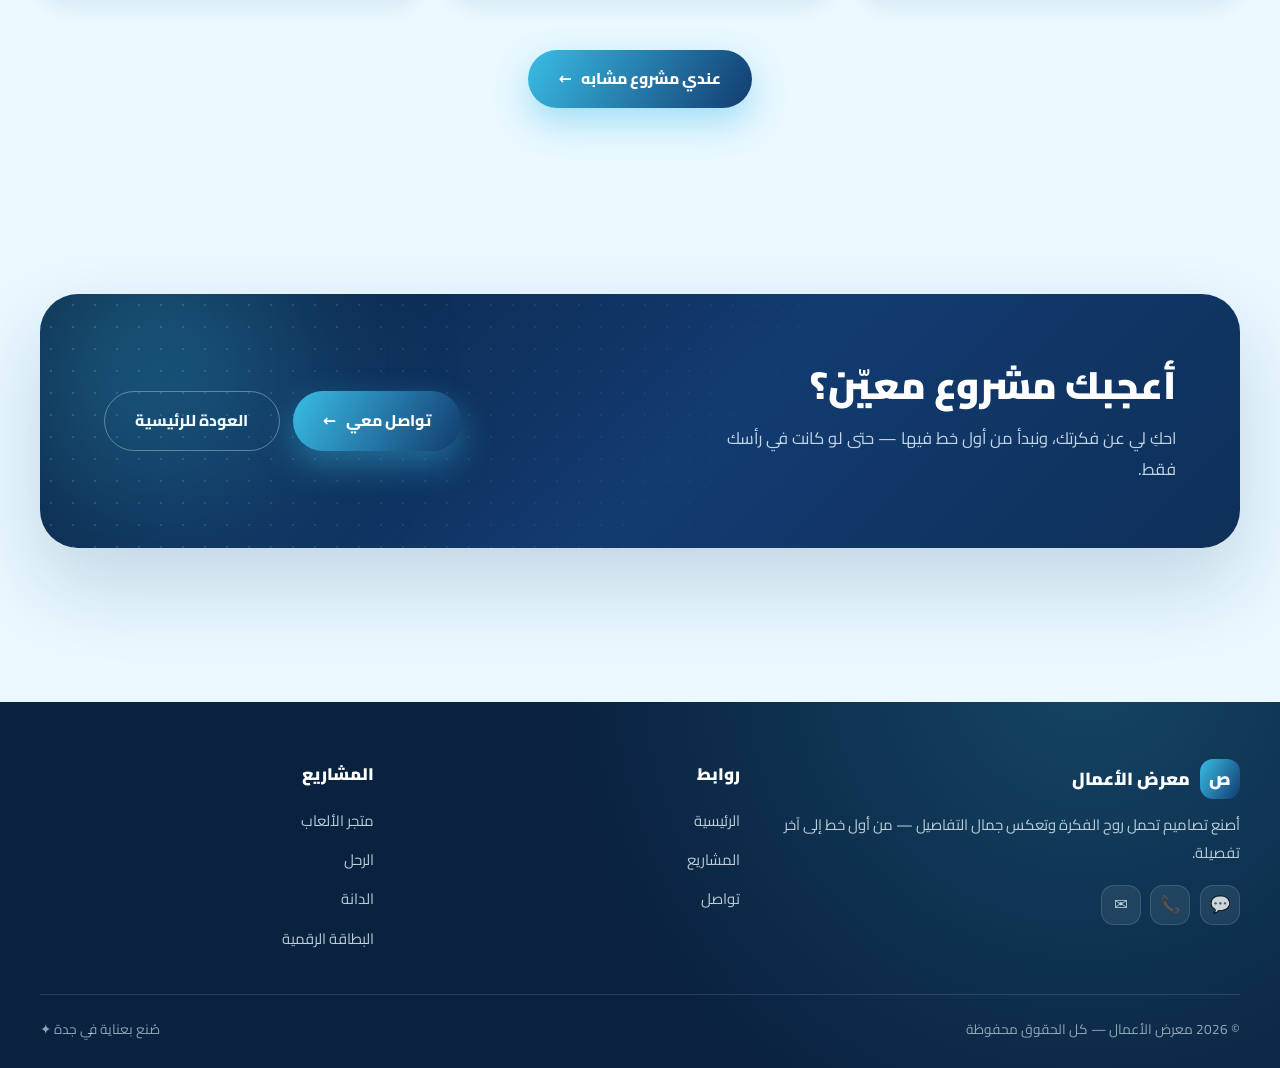
<file: projects.html>
<!DOCTYPE html>
<html lang="ar" dir="rtl">
<head>
  <meta charset="UTF-8">
  <meta name="viewport" content="width=device-width, initial-scale=1.0">
  <title>المشاريع | معرض الأعمال</title>
  <meta name="description" content="ستة مشاريع: متاجر إلكترونية، متجر ألعاب الأطفال، الدانة، الرحل، والبطاقة المهنية الرقمية.">

  <link rel="icon" href="data:image/svg+xml,%3Csvg xmlns='http://www.w3.org/2000/svg' viewBox='0 0 100 100'%3E%3Crect width='100' height='100' rx='26' fill='%23123B70'/%3E%3Ctext x='50' y='71' font-size='62' font-family='sans-serif' font-weight='bold' fill='%2339BDE5' text-anchor='middle'%3E%D8%B5%3C/text%3E%3C/svg%3E">

  <link rel="preconnect" href="https://fonts.googleapis.com">
  <link rel="preconnect" href="https://fonts.gstatic.com" crossorigin>
  <link href="https://fonts.googleapis.com/css2?family=Cairo:wght@400;600;700;800;900&display=swap" rel="stylesheet">

  <link rel="stylesheet" href="assets/css/style.css">
</head>

<body>

  <a class="skip-link" href="#main">تخطَّ إلى المحتوى</a>

  <div class="preloader" role="status" aria-live="polite">
    <div class="preloader__inner">
      <div class="preloader__mark">ص</div>
      <p class="preloader__name">معرض الأعمال</p>
      <div class="preloader__bar"><span></span></div>
    </div>
  </div>

  <div class="cursor-glow" aria-hidden="true"></div>
  <div class="scroll-progress" aria-hidden="true"><span></span></div>

  <!-- ============ الترويسة ============ -->
  <header class="site-header">
    <div class="container header-inner">
      <a class="brand" href="index.html">
        <span class="brand__mark" aria-hidden="true">ص</span>
        <span class="brand__text">
          <b>معرض الأعمال</b>
          <small>معرض الأعمال</small>
        </span>
      </a>

      <nav class="site-nav" id="siteNav" aria-label="القائمة الرئيسية">
        <a href="index.html" data-nav>الرئيسية</a>
        <a href="projects.html" data-nav>المشاريع</a>
        <a href="contact.html" data-nav>تواصل</a>
      </nav>

      <div class="header-actions">
        <button class="nav-toggle" type="button" aria-expanded="false" aria-controls="siteNav" aria-label="فتح القائمة">
          <span></span><span></span><span></span>
        </button>
        <a class="btn btn--primary btn--sm header-cta" href="contact.html">
          <span class="btn__label">لنعمل معًا</span>
        </a>
      </div>
    </div>
  </header>

  <main id="main">

    <!-- ============ ترويسة الصفحة ============ -->
    <section class="page-hero">
      <div class="hero__bg" aria-hidden="true">
        <span class="blob blob--1"></span>
        <span class="blob blob--2"></span>
        <span class="deco deco--star">✦</span>
      </div>

      <div class="container" style="position:relative;z-index:2">
        <nav class="breadcrumb" data-reveal="zoom" aria-label="مسار التصفح">
          <a href="index.html">الرئيسية</a>
          <span aria-hidden="true">/</span>
          <span>المشاريع</span>
        </nav>

        <h1 data-split data-split-delay="80">كل المشاريع <span class="accent">في مكان واحد</span></h1>

        <p data-reveal style="--d:380ms">
          ستة أعمال من المتاجر المحلية والصناعة اليدوية والبطاقات الرقمية.
          لكل مشروع صورته ووصفه ورابطه — افتحه وافهم الفكرة في دقيقة واحدة.
        </p>
      </div>
    </section>

    <!-- ============ شبكة المشاريع ============ -->
    <section class="section" style="padding-top:1.5rem">
      <div class="container">

        <div class="filters" role="tablist" aria-label="تصفية المشاريع" data-reveal>
          <button class="filter is-active" type="button" data-filter="all" aria-pressed="true">الكل</button>
          <button class="filter" type="button" data-filter="stores" aria-pressed="false">متاجر إلكترونية</button>
          <button class="filter" type="button" data-filter="handmade" aria-pressed="false">صناعة يدوية</button>
          <button class="filter" type="button" data-filter="digital" aria-pressed="false">بطاقة رقمية</button>
        </div>

        <div class="projects-grid" id="projectsGrid" data-reveal-group>

          <!-- 01 -->
          <article class="tpl-card" data-reveal data-cat="stores">
            <div class="tpl-card__frame">
              <img
                src="assets/images/project-toys.jpg"
                alt="رفوف متجر الألعاب مليئة بالألعاب القطنية الناعمة"
                width="912"
                height="1088"
                loading="lazy">
              <span class="tpl-card__shine" aria-hidden="true"></span>
              <span class="tpl-card__num">01</span>
              <span class="tpl-card__tag">متجر ألعاب</span>
              <div class="tpl-card__hover"><span class="tpl-card__cta">معاينة المشروع</span></div>
            </div>
            <div class="tpl-card__body">
              <h3>متجر الألعاب</h3>
              <p class="tpl-card__desc">
                محل ألعاب في قلب جدة يجمع فيه كل لعبة مختارة كأنها لطفله، من أمان الفرح إلى المتعة.
                صُممت صفحاته لتكون بسيطة ودافئة، فيختار العميل هديته بسهولة ويطلبها على واتساب.
              </p>
              <a class="tpl-card__link" href="https://sabreen-toys-jeddah.lovable.app" target="_blank" rel="noopener noreferrer">
                زيارة المشروع
                <svg width="16" height="16" viewBox="0 0 24 24" fill="none" stroke="currentColor" stroke-width="2.4" stroke-linecap="round" stroke-linejoin="round" aria-hidden="true"><path d="M19 12H5M12 19l-7-7 7-7"/></svg>
              </a>
            </div>
          </article>

          <!-- 02 -->
          <article class="tpl-card" data-reveal data-cat="stores">
            <div class="tpl-card__frame">
              <img
                src="assets/images/project-leather.jpg"
                alt="طقم شنط من الجلد الطبيعي بثلاث قطع من متجر الرحل"
                width="1024"
                height="1024"
                loading="lazy">
              <span class="tpl-card__shine" aria-hidden="true"></span>
              <span class="tpl-card__num">02</span>
              <span class="tpl-card__tag">متجر شنط</span>
              <div class="tpl-card__hover"><span class="tpl-card__cta">معاينة المشروع</span></div>
            </div>
            <div class="tpl-card__body">
              <h3>الرحل — في الحال والترحال</h3>
              <p class="tpl-card__desc">
                أطقم شنط من جلد طبيعي تحمي ما فيها من الكسر في الطريق، بخامات تدوم وأقفال قوية.
                رُتّبت صفحاته لتعرض كل قطعة وسعرها بوضوح، فيعرف المسافر ما يشتري قبل أن يسأل عنه.
              </p>
              <a class="tpl-card__link" href="https://alrahl-journeys.lovable.app" target="_blank" rel="noopener noreferrer">
                زيارة المشروع
                <svg width="16" height="16" viewBox="0 0 24 24" fill="none" stroke="currentColor" stroke-width="2.4" stroke-linecap="round" stroke-linejoin="round" aria-hidden="true"><path d="M19 12H5M12 19l-7-7 7-7"/></svg>
              </a>
            </div>
          </article>

          <!-- 03 -->
          <article class="tpl-card" data-reveal data-cat="handmade">
            <div class="tpl-card__frame">
              <img
                src="assets/images/project-beads.webp"
                alt="شنطة خرز بلون البيج مع سلسلة ذهبية من متجر الدانة"
                width="736"
                height="981"
                loading="lazy">
              <span class="tpl-card__shine" aria-hidden="true"></span>
              <span class="tpl-card__num">03</span>
              <span class="tpl-card__tag">صناعة يدوية</span>
              <div class="tpl-card__hover"><span class="tpl-card__cta">معاينة المشروع</span></div>
            </div>
            <div class="tpl-card__body">
              <h3>الدانة — شنط الخرز واللولو</h3>
              <p class="tpl-card__desc">
                شنط خرز ولولو تُنسج حبة حبة في جدة، فلا تتشابه قطعتان ولا تُنسى واحدة ساحرة.
                اخترتُ لها ألوانًا هادئة وتغليفًا ناعمًا يليق بالمناسبات، فتحوّل الحقيبة إلى هدية تُفرح.
              </p>
              <a class="tpl-card__link" href="https://aldana.sabryn9631.workers.dev/" target="_blank" rel="noopener noreferrer">
                زيارة المشروع
                <svg width="16" height="16" viewBox="0 0 24 24" fill="none" stroke="currentColor" stroke-width="2.4" stroke-linecap="round" stroke-linejoin="round" aria-hidden="true"><path d="M19 12H5M12 19l-7-7 7-7"/></svg>
              </a>
            </div>
          </article>

          <!-- 04 -->
          <article class="tpl-card" data-reveal data-cat="digital">
            <div class="tpl-card__frame">
              <img
                src="assets/images/project-card.webp"
                alt="نموذج تصميم البطاقة المهنية الرقمية الداكنة بألوان الأزرق والسماوي"
                width="900"
                height="1125"
                loading="lazy">
              <span class="tpl-card__shine" aria-hidden="true"></span>
              <span class="tpl-card__num">04</span>
              <span class="tpl-card__tag">بطاقة رقمية</span>
              <div class="tpl-card__hover"><span class="tpl-card__cta">معاينة المشروع</span></div>
            </div>
            <div class="tpl-card__body">
              <h3>البطاقة المهنية الرقمية</h3>
              <p class="tpl-card__desc">
                بطاقة تفاعلية تعرّف بك بنقرة واحدة، تجمع خبرتك ودراستك ومهاراتك في مكان واحد.
                صُممت لتُقرأ على الجوال في ثوانٍ، مع زر واتساب واضح ينقل الزائر إلى المحادثة مباشرة.
              </p>
              <a class="tpl-card__link" href="https://statuesque-khapse-6a46aa.netlify.app/" target="_blank" rel="noopener noreferrer">
                زيارة المشروع
                <svg width="16" height="16" viewBox="0 0 24 24" fill="none" stroke="currentColor" stroke-width="2.4" stroke-linecap="round" stroke-linejoin="round" aria-hidden="true"><path d="M19 12H5M12 19l-7-7 7-7"/></svg>
              </a>
            </div>
          </article>

          <!-- 05 -->
          <article class="tpl-card" data-reveal data-cat="stores">
            <div class="tpl-card__frame">
              <img
                src="assets/images/project-store.jpg"
                alt="معرض شنط ومنظمات سفر في جدة يعرض القطع قبل الشراء"
                width="1536"
                height="1024"
                loading="lazy">
              <span class="tpl-card__shine" aria-hidden="true"></span>
              <span class="tpl-card__num">05</span>
              <span class="tpl-card__tag">معرض</span>
              <div class="tpl-card__hover"><span class="tpl-card__cta">معاينة المشروع</span></div>
            </div>
            <div class="tpl-card__body">
              <h3>معرضنا في جدة</h3>
              <p class="tpl-card__desc">
                معرض حقيقي تعرض فيه القطع قبل الشراء، فتلمس الخامة وتشوف اللون قبل أن تدفع ريالًا واحدًا.
                صُوّر المكان بطريقة تجعل الزائر يحس أنه واقف داخل المحل لا يتصفّح صفحة.
              </p>
              <a class="tpl-card__link" href="https://alrahl-journeys.lovable.app/shop" target="_blank" rel="noopener noreferrer">
                زيارة المشروع
                <svg width="16" height="16" viewBox="0 0 24 24" fill="none" stroke="currentColor" stroke-width="2.4" stroke-linecap="round" stroke-linejoin="round" aria-hidden="true"><path d="M19 12H5M12 19l-7-7 7-7"/></svg>
              </a>
            </div>
          </article>

          <!-- 06 -->
          <article class="tpl-card" data-reveal data-cat="stores">
            <div class="tpl-card__frame">
              <img
                src="assets/images/project-organizers.jpg"
                alt="مجموعة منظمات سفر بأحجام مختلفة ترتّب الحقيبة"
                width="1024"
                height="1024"
                loading="lazy">
              <span class="tpl-card__shine" aria-hidden="true"></span>
              <span class="tpl-card__num">06</span>
              <span class="tpl-card__tag">تنظيم سفر</span>
              <div class="tpl-card__hover"><span class="tpl-card__cta">معاينة المشروع</span></div>
            </div>
            <div class="tpl-card__body">
              <h3>منظمات سفر بسبعة مقاسات</h3>
              <p class="tpl-card__desc">
                منظمات بأحجام متعددة ترتّب الحقيبة من أولها إلى آخرها، فيصل كل شيء مرتبًا ولا يضيع في الطريق.
                وُضع لكل مقاس شرح واضح لوظيفته، حتى لا يختار الزائر بالتخمين.
              </p>
              <a class="tpl-card__link" href="https://alrahl-journeys.lovable.app" target="_blank" rel="noopener noreferrer">
                زيارة المشروع
                <svg width="16" height="16" viewBox="0 0 24 24" fill="none" stroke="currentColor" stroke-width="2.4" stroke-linecap="round" stroke-linejoin="round" aria-hidden="true"><path d="M19 12H5M12 19l-7-7 7-7"/></svg>
              </a>
            </div>
          </article>

        </div>

        <div class="center-cta" data-reveal>
          <a class="btn btn--primary" href="contact.html">
            <span class="btn__label">عندي مشروع مشابه</span>
            <span class="btn__icon" aria-hidden="true">←</span>
          </a>
        </div>
      </div>
    </section>

    <!-- ============ دعوة ============ -->
    <section class="section section--tight">
      <div class="container">
        <div class="cta-band" data-reveal>
          <div class="cta-band__glow" aria-hidden="true"></div>
          <div class="cta-band__inner">
            <div>
              <h2>أعجبك مشروع معيّن؟</h2>
              <p>احكِ لي عن فكرتك، ونبدأ من أول خط فيها — حتى لو كانت في رأسك فقط.</p>
            </div>
            <div class="cta-band__actions">
              <a class="btn btn--primary" href="contact.html">
                <span class="btn__label">تواصل معي</span>
                <span class="btn__icon" aria-hidden="true">←</span>
              </a>
              <a class="btn btn--outline-light" href="index.html">
                <span class="btn__label">العودة للرئيسية</span>
              </a>
            </div>
          </div>
        </div>
      </div>
    </section>

  </main>

  <!-- ============ التذييل ============ -->
  <footer class="site-footer">
    <div class="container">
      <div class="footer-grid">
        <div>
          <div class="footer-brand"><span aria-hidden="true">ص</span> معرض الأعمال</div>
          <p>أصنع تصاميم تحمل روح الفكرة وتعكس جمال التفاصيل — من أول خط إلى آخر تفصيلة.</p>
          <div class="footer-social">
            <a href="https://wa.me/966571828519" target="_blank" rel="noopener noreferrer" aria-label="واتساب" title="واتساب">💬</a>
            <a href="tel:+966571828519" aria-label="اتصال هاتفي" title="اتصال">📞</a>
            <a href="mailto:sabryn111@gmail.com" aria-label="البريد الإلكتروني" title="البريد">✉️</a>
          </div>
        </div>

        <nav aria-label="روابط الموقع">
          <h4>روابط</h4>
          <ul class="footer-links">
            <li><a href="index.html" data-nav>الرئيسية</a></li>
            <li><a href="projects.html" data-nav>المشاريع</a></li>
            <li><a href="contact.html" data-nav>تواصل</a></li>
          </ul>
        </nav>

        <div>
          <h4>المشاريع</h4>
          <ul class="footer-links">
            <li><a href="https://sabreen-toys-jeddah.lovable.app" target="_blank" rel="noopener noreferrer">متجر الألعاب</a></li>
            <li><a href="https://alrahl-journeys.lovable.app" target="_blank" rel="noopener noreferrer">الرحل</a></li>
            <li><a href="https://aldana.sabryn9631.workers.dev/" target="_blank" rel="noopener noreferrer">الدانة</a></li>
            <li><a href="https://statuesque-khapse-6a46aa.netlify.app/" target="_blank" rel="noopener noreferrer">البطاقة الرقمية</a></li>
          </ul>
        </div>
      </div>

      <div class="footer-bottom">
        <span>© <span data-year>2026</span> معرض الأعمال — كل الحقوق محفوظة</span>
        <span>صُنع بعناية في جدة ✦</span>
      </div>
    </div>
  </footer>

  <button class="to-top" type="button" aria-label="العودة إلى أعلى الصفحة">↑</button>
  <div class="toast" role="status" aria-live="polite"></div>

  <script src="assets/js/main.js"></script>
</body>
</html>
</file>
<file: assets/css/style.css>
/* ==========================================================================
   معرض أعمال صابرين محمد هارون — التنسيق الرئيسي
   المظهر: مستوحى من استوديو Canva (لوحة، قوالب، ملصقات، تدرجات لطيفة)
   الألوان: #123B70 أساسي | #39BDE5 أزرار وتفاصيل متحركة | #EAF8FF خلفية
   الخط: Cairo — اتجاه: RTL
   ========================================================================== */

/* ---------- 1. المتغيرات ---------- */
:root {
  /* الألوان الأساسية (كما طُلبت) */
  --navy: #123B70;
  --cyan: #39BDE5;
  --snow: #EAF8FF;

  /* درجات داكنة */
  --navy-900: #0A2240;
  --navy-800: #0E3059;
  --navy-600: #1B4E8F;

  /* درجات فاتحة */
  --cyan-700: #1E93BC;
  --cyan-400: #62CEEC;
  --cyan-300: #9FE0F6;
  --cyan-100: #D8F2FC;
  --snow-100: #F5FBFF;
  --white: #FFFFFF;

  /* نصوص */
  --ink: #123B70;
  --ink-soft: #43618A;
  --ink-mute: #6C87A8;
  --on-dark: #EAF8FF;

  /* حدود */
  --line: rgba(18, 59, 112, .10);
  --line-2: rgba(18, 59, 112, .20);

  /* ظلال (ناعمة مثل بطاقات القوالب) */
  --shadow-xs: 0 1px 3px rgba(18, 59, 112, .07);
  --shadow-sm: 0 8px 20px rgba(18, 59, 112, .08);
  --shadow-md: 0 18px 42px rgba(18, 59, 112, .12);
  --shadow-lg: 0 36px 80px rgba(18, 59, 112, .18);
  --glow: 0 14px 34px rgba(57, 189, 229, .42);

  /* أنصاف الأقطار */
  --r-xs: 10px;
  --r-sm: 14px;
  --r-md: 20px;
  --r-lg: 28px;
  --r-xl: 38px;
  --r-full: 999px;

  /* التدرّج المميز */
  --grad: linear-gradient(120deg, var(--cyan) 0%, var(--navy) 100%);
  --grad-soft: linear-gradient(120deg, var(--cyan-300), var(--cyan-100));

  /* الحركات */
  --ease-spring: cubic-bezier(.22, 1.18, .36, 1);
  --ease-back: cubic-bezier(.34, 1.56, .64, 1);
  --ease-out: cubic-bezier(.22, .68, 0, 1);
  --ease-soft: cubic-bezier(.4, 0, .2, 1);

  /* التخطيط */
  --container: 1200px;
  --header-h: 78px;
}

/* ---------- 2. إعادة الضبط ---------- */
*, *::before, *::after { box-sizing: border-box; }
* { margin: 0; padding: 0; }

html {
  scroll-behavior: smooth;
  scroll-padding-top: calc(var(--header-h) + 22px);
  -webkit-text-size-adjust: 100%;
}

body {
  font-family: "Cairo", "Segoe UI", Tahoma, system-ui, sans-serif;
  background-color: var(--snow);
  color: var(--ink-soft);
  line-height: 1.85;
  font-size: 16.5px;
  overflow-x: hidden;
  -webkit-font-smoothing: antialiased;
  -moz-osx-font-smoothing: grayscale;
}

/* خلفية الاستوديو: شبكة نقاط + هالات لونية */
body::before {
  content: "";
  position: fixed;
  inset: 0;
  z-index: -2;
  pointer-events: none;
  background-image:
    radial-gradient(circle at 12% 8%, rgba(57, 189, 229, .22), transparent 42%),
    radial-gradient(circle at 88% 4%, rgba(18, 59, 112, .12), transparent 40%),
    radial-gradient(circle at 50% 110%, rgba(159, 224, 246, .30), transparent 55%);
}

body::after {
  content: "";
  position: fixed;
  inset: 0;
  z-index: -1;
  pointer-events: none;
  opacity: .55;
  background-image: radial-gradient(rgba(18, 59, 112, .10) 1px, transparent 1.4px);
  background-size: 26px 26px;
  -webkit-mask-image: radial-gradient(circle at 50% 30%, #000 0%, transparent 78%);
  mask-image: radial-gradient(circle at 50% 30%, #000 0%, transparent 78%);
}

img { display: block; max-width: 100%; height: auto; }
a { color: inherit; text-decoration: none; }

button {
  font: inherit;
  color: inherit;
  background: none;
  border: 0;
  cursor: pointer;
}

ul, ol { list-style: none; }

::selection { background: var(--cyan); color: var(--navy-900); }

:focus-visible {
  outline: 3px solid var(--cyan);
  outline-offset: 3px;
  border-radius: 8px;
}

::-webkit-scrollbar { width: 11px; }
::-webkit-scrollbar-track { background: var(--snow); }
::-webkit-scrollbar-thumb {
  background: linear-gradient(var(--navy), var(--cyan));
  border-radius: var(--r-full);
  border: 3px solid var(--snow);
}

/* ---------- 3. الأدوات ---------- */
.container {
  width: min(100% - 2.5rem, var(--container));
  margin-inline: auto;
}

.section { padding-block: clamp(4rem, 8.5vw, 7rem); position: relative; }
.section--tight { padding-block: clamp(3rem, 6vw, 5rem); }

.sr-only {
  position: absolute;
  width: 1px; height: 1px;
  padding: 0; margin: -1px;
  overflow: hidden;
  clip: rect(0 0 0 0);
  white-space: nowrap;
  border: 0;
}

.skip-link {
  position: absolute;
  inset-inline-start: 1rem;
  top: -100px;
  z-index: 999;
  background: var(--navy);
  color: var(--on-dark);
  padding: .7rem 1.3rem;
  border-radius: var(--r-full);
  transition: top .25s var(--ease-out);
}
.skip-link:focus { top: 1rem; }

.center-cta {
  margin-top: clamp(2.2rem, 4vw, 3.2rem);
  display: flex;
  justify-content: center;
  gap: .8rem;
  flex-wrap: wrap;
}

/* ---------- 4. شاشة التحميل ---------- */
.preloader {
  position: fixed;
  inset: 0;
  z-index: 9999;
  display: none;
  place-items: center;
  background: radial-gradient(circle at 50% 40%, var(--navy-800), var(--navy-900));
}
html.js .preloader { display: grid; }

.preloader__inner { text-align: center; }

.preloader__mark {
  width: 74px; height: 74px;
  margin: 0 auto;
  display: grid;
  place-items: center;
  border-radius: 24px;
  font-size: 2rem;
  font-weight: 900;
  color: var(--navy-900);
  background: linear-gradient(140deg, var(--cyan-300), var(--cyan));
  box-shadow: var(--glow);
  animation: popIn .9s var(--ease-back) infinite alternate;
}

.preloader__name {
  color: var(--on-dark);
  font-weight: 700;
  letter-spacing: .04em;
  margin-top: 1rem;
}

.preloader__bar {
  width: 190px;
  height: 5px;
  margin: 1.2rem auto 0;
  border-radius: var(--r-full);
  background: rgba(234, 248, 255, .18);
  overflow: hidden;
}
.preloader__bar span {
  display: block;
  height: 100%;
  width: 40%;
  border-radius: inherit;
  background: linear-gradient(90deg, var(--cyan), var(--snow));
  animation: loadSlide 1.1s var(--ease-soft) infinite;
}
.preloader.is-done {
  opacity: 0;
  visibility: hidden;
  transition: opacity .5s var(--ease-out), visibility .5s;
}

/* ---------- 5. توهج المؤشر + شريط التقدّم ---------- */
.cursor-glow {
  position: fixed;
  top: 0;
  inset-inline-start: 0;
  width: 340px;
  height: 340px;
  margin: -170px 0 0 -170px;
  border-radius: 50%;
  pointer-events: none;
  z-index: 0;
  opacity: 0;
  background: radial-gradient(circle, rgba(57, 189, 229, .20), rgba(57, 189, 229, 0) 68%);
  transition: opacity .45s var(--ease-out);
}
html.has-pointer .cursor-glow { opacity: 1; }

.scroll-progress {
  position: fixed;
  top: 0;
  inset-inline: 0;
  height: 4px;
  z-index: 800;
  pointer-events: none;
}
.scroll-progress span {
  display: block;
  height: 100%;
  width: 0%;
  background: linear-gradient(90deg, var(--navy), var(--cyan) 70%, var(--cyan-300));
  box-shadow: 0 0 14px rgba(57, 189, 229, .7);
  transform-origin: right center;
}

/* ---------- 6. الترويسة ---------- */
.site-header {
  position: fixed;
  top: 0;
  inset-inline: 0;
  z-index: 700;
  height: var(--header-h);
  display: flex;
  align-items: center;
  transition: background .4s var(--ease-out), box-shadow .4s var(--ease-out),
              height .4s var(--ease-out), border-color .4s;
  border-bottom: 1px solid transparent;
}
.site-header.is-stuck {
  height: 66px;
  background: rgba(255, 255, 255, .82);
  backdrop-filter: blur(18px) saturate(160%);
  -webkit-backdrop-filter: blur(18px) saturate(160%);
  box-shadow: 0 8px 30px rgba(18, 59, 112, .10);
  border-bottom-color: var(--line);
}

.header-inner {
  display: flex;
  align-items: center;
  justify-content: space-between;
  gap: 1.5rem;
}

.brand { display: inline-flex; align-items: center; gap: .75rem; font-weight: 900; color: var(--navy); }

.brand__mark {
  width: 44px; height: 44px;
  display: grid;
  place-items: center;
  border-radius: 15px;
  background: var(--grad);
  color: #fff;
  font-weight: 900;
  font-size: 1.3rem;
  box-shadow: var(--glow);
  transition: transform .45s var(--ease-back);
}
.brand:hover .brand__mark { transform: rotate(-9deg) scale(1.08); }

.brand__text { display: flex; flex-direction: column; line-height: 1.2; }
.brand__text b { font-size: 1.06rem; font-weight: 800; }
.brand__text small { font-size: .72rem; color: var(--ink-mute); font-weight: 600; }

.site-nav { display: flex; align-items: center; gap: .3rem; }

.site-nav a {
  position: relative;
  padding: .55rem 1.1rem;
  border-radius: var(--r-full);
  font-weight: 700;
  font-size: .95rem;
  color: var(--ink-soft);
  transition: color .3s var(--ease-out), background .3s var(--ease-out),
              transform .3s var(--ease-back);
}
.site-nav a:hover {
  color: var(--navy);
  background: rgba(57, 189, 229, .15);
  transform: translateY(-2px);
}
.site-nav a[aria-current="page"] { color: var(--navy); background: rgba(57, 189, 229, .18); }

.header-actions { display: flex; align-items: center; gap: .6rem; }

.nav-toggle {
  display: none;
  width: 44px; height: 44px;
  border-radius: 14px;
  border: 1.5px solid var(--line-2);
  background: rgba(255, 255, 255, .7);
  place-items: center;
}
.nav-toggle span {
  display: block;
  width: 20px; height: 2px;
  background: var(--navy);
  border-radius: 2px;
  transition: transform .35s var(--ease-back), opacity .25s;
}
.nav-toggle span + span { margin-top: 5px; }
.nav-toggle[aria-expanded="true"] span:nth-child(1) { transform: translateY(7px) rotate(-45deg); }
.nav-toggle[aria-expanded="true"] span:nth-child(2) { opacity: 0; }
.nav-toggle[aria-expanded="true"] span:nth-child(3) { transform: translateY(-7px) rotate(45deg); }

/* ---------- 7. الأزرار ---------- */
.btn {
  position: relative;
  display: inline-flex;
  align-items: center;
  justify-content: center;
  gap: .6rem;
  padding: .92rem 1.9rem;
  border-radius: var(--r-full);
  font-weight: 800;
  font-size: .98rem;
  overflow: hidden;
  isolation: isolate;
  transition: transform .4s var(--ease-back), box-shadow .4s var(--ease-out),
              color .3s var(--ease-out), border-color .3s;
}
.btn__label { position: relative; z-index: 2; }
.btn__icon { position: relative; z-index: 2; transition: transform .4s var(--ease-back); }
.btn:hover .btn__icon { transform: translateX(-5px); }

/* الأساسي: تدرّج أزرق→سماوي (طابع كانفا) */
.btn--primary {
  background: var(--grad);
  color: #fff;
  box-shadow: var(--glow);
}
.btn--primary::before {
  content: "";
  position: absolute;
  inset: 0;
  z-index: 1;
  background: linear-gradient(120deg, var(--cyan-300), var(--snow));
  transform: translateY(101%);
  transition: transform .5s var(--ease-out);
}
.btn--primary:hover {
  transform: translateY(-4px) scale(1.03);
  color: var(--navy-900);
  box-shadow: 0 18px 44px rgba(57, 189, 229, .55);
}
.btn--primary:hover::before { transform: translateY(0); }

.btn--dark { background: var(--navy); color: var(--on-dark); box-shadow: var(--shadow-md); }
.btn--dark:hover { transform: translateY(-4px) scale(1.03); background: var(--navy-800); box-shadow: var(--shadow-lg); }

.btn--ghost {
  background: rgba(255, 255, 255, .75);
  color: var(--navy);
  border: 1.5px solid var(--line-2);
  backdrop-filter: blur(6px);
}
.btn--ghost:hover { transform: translateY(-4px); border-color: var(--cyan); color: var(--cyan-700); box-shadow: var(--shadow-md); }

.btn--snow { background: var(--snow); color: var(--navy); box-shadow: 0 14px 34px rgba(0, 0, 0, .22); }
.btn--snow:hover { transform: translateY(-4px) scale(1.03); background: var(--cyan-300); box-shadow: 0 20px 46px rgba(57, 189, 229, .4); }

.btn--outline-light { color: var(--on-dark); border: 1.5px solid rgba(234, 248, 255, .35); }
.btn--outline-light:hover { border-color: var(--cyan); background: rgba(57, 189, 229, .14); transform: translateY(-4px); }

.btn--sm { padding: .68rem 1.35rem; font-size: .88rem; }
.btn--block { width: 100%; }

/* ---------- 8. الطُّعم والشعارات ---------- */
.eyebrow {
  display: inline-flex;
  align-items: center;
  gap: .55rem;
  padding: .44rem 1.05rem;
  border-radius: var(--r-full);
  background: rgba(255, 255, 255, .8);
  border: 1px solid var(--line);
  color: var(--cyan-700);
  font-weight: 800;
  font-size: .82rem;
  letter-spacing: .02em;
  box-shadow: var(--shadow-xs);
}
.eyebrow::before {
  content: "";
  width: 8px; height: 8px;
  border-radius: 50%;
  background: var(--cyan);
  box-shadow: 0 0 0 0 rgba(57, 189, 229, .6);
  animation: pulseDot 2.2s var(--ease-out) infinite;
}

.chips { display: flex; flex-wrap: wrap; gap: .55rem; margin-top: 1.6rem; }

.chip {
  padding: .5rem 1.1rem;
  border-radius: var(--r-full);
  background: var(--white);
  border: 1px solid var(--line);
  color: var(--navy);
  font-weight: 700;
  font-size: .86rem;
  box-shadow: var(--shadow-xs);
  transition: transform .35s var(--ease-back), background .3s, color .3s, box-shadow .3s;
}
.chip:hover {
  transform: translateY(-4px) scale(1.05);
  background: var(--cyan);
  color: var(--navy-900);
  box-shadow: var(--glow);
  border-color: transparent;
}

/* ---------- 9. الغلاف (Hero) بطابع كانفا ---------- */
.hero {
  position: relative;
  padding-top: calc(var(--header-h) + clamp(2.5rem, 6vw, 5rem));
  padding-bottom: clamp(3.5rem, 7vw, 6rem);
  overflow: hidden;
}

.hero__bg { position: absolute; inset: 0; z-index: 0; pointer-events: none; }

.blob { position: absolute; border-radius: 50%; filter: blur(72px); opacity: .5; }
.blob--1 {
  width: 440px; height: 440px;
  background: radial-gradient(circle, rgba(57, 189, 229, .55), transparent 70%);
  top: -130px; inset-inline-start: -90px;
  animation: float1 16s var(--ease-soft) infinite;
}
.blob--2 {
  width: 380px; height: 380px;
  background: radial-gradient(circle, rgba(18, 59, 112, .30), transparent 70%);
  bottom: -130px; inset-inline-end: -70px;
  animation: float2 19s var(--ease-soft) infinite;
}
.blob--3 {
  width: 280px; height: 280px;
  background: radial-gradient(circle, rgba(159, 224, 246, .65), transparent 70%);
  top: 44%; inset-inline-end: 10%;
  animation: float1 13s var(--ease-soft) infinite reverse;
}

.hero-grid {
  position: relative;
  z-index: 2;
  display: grid;
  grid-template-columns: 1.05fr .95fr;
  gap: clamp(2rem, 5vw, 4.5rem);
  align-items: center;
}

.hero h1 {
  margin-top: 1.15rem;
  font-size: clamp(2.3rem, 5.6vw, 4rem);
  line-height: 1.28;
  font-weight: 900;
  color: var(--navy);
  letter-spacing: -.01em;
}
.hero h1 .accent {
  background: var(--grad);
  -webkit-background-clip: text;
  background-clip: text;
  -webkit-text-fill-color: transparent;
  color: var(--cyan);
}
.hero__lead {
  margin-top: 1.35rem;
  font-size: clamp(1.02rem, 1.6vw, 1.16rem);
  color: var(--ink-soft);
  max-width: 54ch;
}
.hero__lead strong { color: var(--navy); }

.hero__cta { margin-top: 2.1rem; display: flex; flex-wrap: wrap; gap: .85rem; }

.hero__meta { margin-top: 2.4rem; display: flex; flex-wrap: wrap; gap: 1.5rem; }
.hero__meta-item {
  display: flex;
  align-items: center;
  gap: .6rem;
  font-size: .9rem;
  font-weight: 700;
  color: var(--ink-soft);
}
.hero__meta-item b {
  display: grid;
  place-items: center;
  width: 36px; height: 36px;
  border-radius: 12px;
  background: var(--white);
  color: var(--cyan-700);
  box-shadow: var(--shadow-sm);
  font-size: .95rem;
}

/* لوحة الاستوديو (محاكاة كانفا) */
.canvas-stage { position: relative; animation: floatY 7s var(--ease-soft) infinite; }

.canvas {
  position: relative;
  background: var(--white);
  border-radius: var(--r-lg);
  border: 1px solid var(--line);
  box-shadow: var(--shadow-lg);
  padding: 12px;
  transform: perspective(1500px) rotateY(-8deg) rotateX(3deg);
  transition: transform .8s var(--ease-out);
}
.canvas-stage:hover .canvas { transform: perspective(1500px) rotateY(-2deg) rotateX(1deg) scale(1.02); }

.canvas__bar {
  display: flex;
  align-items: center;
  gap: .5rem;
  padding: .2rem .35rem .7rem;
}
.canvas__dot { width: 10px; height: 10px; border-radius: 50%; background: var(--line-2); }
.canvas__dot:nth-child(1) { background: var(--cyan); }
.canvas__dot:nth-child(2) { background: var(--cyan-300); }
.canvas__dot:nth-child(3) { background: var(--snow); border: 1px solid var(--line-2); }
.canvas__title {
  margin-inline-start: auto;
  font-size: .72rem;
  font-weight: 800;
  color: var(--ink-mute);
  background: var(--snow);
  padding: .2rem .7rem;
  border-radius: var(--r-full);
  border: 1px solid var(--line);
}

.canvas__art {
  position: relative;
  border-radius: var(--r-md);
  overflow: hidden;
  aspect-ratio: 3 / 2;
  background: var(--snow);
}
.canvas__art img { width: 100%; height: 100%; object-fit: cover; }

/* مقابض التحديد مثل عنصر مظلّل في كانفا */
.canvas__handle {
  position: absolute;
  width: 12px; height: 12px;
  border-radius: 4px;
  background: var(--white);
  border: 2px solid var(--cyan);
  box-shadow: var(--shadow-xs);
}
.canvas__handle--tl { top: 8px; inset-inline-start: 8px; }
.canvas__handle--tr { top: 8px; inset-inline-end: 8px; }
.canvas__handle--bl { bottom: 8px; inset-inline-start: 8px; }
.canvas__handle--br { bottom: 8px; inset-inline-end: 8px; }

.canvas__size {
  position: absolute;
  bottom: 12px;
  inset-inline-start: 50%;
  transform: translateX(50%);
  background: rgba(10, 34, 64, .82);
  color: var(--on-dark);
  font-size: .7rem;
  font-weight: 700;
  padding: .22rem .75rem;
  border-radius: var(--r-full);
  backdrop-filter: blur(6px);
}

/* ملصقات عائمة */
.sticker {
  position: absolute;
  display: flex;
  align-items: center;
  gap: .55rem;
  background: var(--white);
  border-radius: var(--r-md);
  padding: .75rem 1.05rem;
  box-shadow: var(--shadow-md);
  border: 1px solid var(--line);
  font-weight: 800;
  font-size: .84rem;
  color: var(--navy);
  animation: floatY 5.5s var(--ease-soft) infinite;
  z-index: 3;
}
.sticker i {
  width: 30px; height: 30px;
  display: grid;
  place-items: center;
  border-radius: 10px;
  background: rgba(57, 189, 229, .18);
  color: var(--cyan-700);
  font-style: normal;
  font-size: .95rem;
}
.sticker--a { bottom: 9%; inset-inline-start: -22px; }
.sticker--b { top: 8%; inset-inline-end: -18px; animation-delay: -2s; }
.sticker--c {
  top: 46%; inset-inline-start: -28px;
  animation-delay: -1s;
  background: var(--grad);
  color: #fff;
  border-color: transparent;
  box-shadow: var(--glow);
}
.sticker--c i { background: rgba(255, 255, 255, .22); color: #fff; }

/* أشكال زخرفية (نجوم ودوائر) */
.deco { position: absolute; pointer-events: none; z-index: 1; opacity: .9; }
.deco--star {
  top: 12%; inset-inline-start: 46%;
  color: var(--cyan);
  font-size: 1.6rem;
  animation: spinSlow 14s linear infinite;
}
.deco--ring {
  width: 120px; height: 120px;
  border-radius: 50%;
  border: 12px solid rgba(57, 189, 229, .28);
  top: -34px; inset-inline-end: 14%;
  animation: floatY 9s var(--ease-soft) infinite;
}
.deco--square {
  width: 74px; height: 74px;
  border-radius: 22px;
  background: linear-gradient(140deg, var(--cyan-300), var(--cyan-100));
  bottom: 4%; inset-inline-start: 4%;
  transform: rotate(-14deg);
  animation: float2 12s var(--ease-soft) infinite;
}

/* ---------- 10. عناوين الأقسام ---------- */
.section-head { max-width: 720px; margin-bottom: clamp(2.2rem, 4vw, 3.4rem); }
.section-head--center { margin-inline: auto; text-align: center; }

.section-head h2 {
  position: relative;
  z-index: 0;
  margin-top: .9rem;
  font-size: clamp(1.85rem, 3.6vw, 2.75rem);
  line-height: 1.35;
  font-weight: 900;
  color: var(--navy);
}
.section-head p { margin-top: .9rem; font-size: 1.04rem; color: var(--ink-soft); }

.underline { position: relative; display: inline-block; }
.underline::after {
  content: "";
  position: absolute;
  bottom: -.12em;
  inset-inline: 0;
  height: .34em;
  border-radius: var(--r-full);
  background: rgba(57, 189, 229, .38);
  z-index: -1;
  transform: scaleX(0);
  transform-origin: right center;
  transition: transform .7s var(--ease-spring) .25s;
}
.is-revealed .underline::after,
.underline.is-revealed::after { transform: scaleX(1); }

/* ---------- 11. بطاقات المشاريع (طابع قوالب كانفا) ---------- */
.projects-grid {
  display: grid;
  grid-template-columns: repeat(3, 1fr);
  gap: clamp(1.2rem, 2.4vw, 1.9rem);
}
.projects-grid--two { grid-template-columns: repeat(2, 1fr); }

.tpl-card {
  position: relative;
  display: flex;
  flex-direction: column;
  background: var(--white);
  border-radius: var(--r-lg);
  padding: 12px;
  border: 1px solid var(--line);
  box-shadow: var(--shadow-sm);
  transition: transform .5s var(--ease-out), box-shadow .5s var(--ease-out),
              border-color .4s var(--ease-out);
  transform-style: preserve-3d;
  will-change: transform;
}
.tpl-card:hover {
  transform: translateY(-12px);
  box-shadow: var(--shadow-lg);
  border-color: rgba(57, 189, 229, .55);
}

.tpl-card__frame {
  position: relative;
  overflow: hidden;
  border-radius: var(--r-md);
  aspect-ratio: 4 / 3;
  background: var(--grad-soft);
}
.tpl-card__frame img {
  width: 100%;
  height: 100%;
  object-fit: cover;
  transition: transform .9s var(--ease-out), filter .6s var(--ease-out);
}
.tpl-card:hover .tpl-card__frame img { transform: scale(1.08); filter: saturate(1.08); }

.tpl-card__shine {
  position: absolute;
  inset: 0;
  background: linear-gradient(115deg, transparent 38%, rgba(255, 255, 255, .55) 50%, transparent 62%);
  transform: translateX(-120%);
  pointer-events: none;
}
.tpl-card:hover .tpl-card__shine { animation: sweep 1s var(--ease-soft); }

.tpl-card__num {
  position: absolute;
  top: 12px;
  inset-inline-start: 12px;
  z-index: 2;
  width: 40px; height: 40px;
  display: grid;
  place-items: center;
  border-radius: 14px;
  background: rgba(255, 255, 255, .92);
  backdrop-filter: blur(6px);
  color: var(--navy);
  font-weight: 900;
  font-size: .88rem;
  box-shadow: var(--shadow-sm);
  transition: transform .45s var(--ease-back), background .35s, color .35s;
}
.tpl-card:hover .tpl-card__num { transform: rotate(-8deg) scale(1.1); background: var(--cyan); color: var(--navy-900); }

.tpl-card__tag {
  position: absolute;
  bottom: 12px;
  inset-inline-end: 12px;
  z-index: 2;
  padding: .35rem .9rem;
  border-radius: var(--r-full);
  background: rgba(10, 34, 64, .78);
  backdrop-filter: blur(6px);
  color: var(--snow);
  font-size: .76rem;
  font-weight: 700;
}

/* طبقة المعاينة عند المرور */
.tpl-card__hover {
  position: absolute;
  inset: 0;
  z-index: 3;
  display: grid;
  place-items: center;
  background: linear-gradient(0deg, rgba(10, 34, 64, .55), rgba(10, 34, 64, .12));
  opacity: 0;
  transition: opacity .4s var(--ease-out);
}
.tpl-card:hover .tpl-card__hover { opacity: 1; }
.tpl-card__cta {
  display: inline-flex;
  align-items: center;
  gap: .5rem;
  padding: .7rem 1.35rem;
  border-radius: var(--r-full);
  background: var(--white);
  color: var(--navy);
  font-weight: 800;
  font-size: .88rem;
  box-shadow: var(--shadow-md);
  transform: translateY(10px) scale(.94);
  transition: transform .45s var(--ease-back);
}
.tpl-card:hover .tpl-card__cta { transform: translateY(0) scale(1); }

.tpl-card__body { padding: 1.1rem .45rem .5rem; display: flex; flex-direction: column; flex: 1; }
.tpl-card__body h3 {
  font-size: 1.2rem;
  font-weight: 900;
  color: var(--navy);
  line-height: 1.5;
  transition: color .3s var(--ease-out);
}
.tpl-card:hover .tpl-card__body h3 { color: var(--cyan-700); }
.tpl-card__desc { margin-top: .55rem; font-size: .95rem; line-height: 1.9; color: var(--ink-soft); }

.tpl-card__link {
  margin-top: auto;
  padding-top: 1.1rem;
  display: inline-flex;
  align-items: center;
  gap: .5rem;
  color: var(--cyan-700);
  font-weight: 800;
  font-size: .92rem;
}
.tpl-card__link svg { transition: transform .4s var(--ease-back); }
.tpl-card:hover .tpl-card__link svg { transform: translateX(-6px); }

/* ---------- 12. شريط التصفية ---------- */
.filters {
  display: flex;
  flex-wrap: wrap;
  gap: .6rem;
  margin-bottom: clamp(1.8rem, 3.5vw, 2.6rem);
  padding: .6rem;
  background: rgba(255, 255, 255, .72);
  border: 1px solid var(--line);
  border-radius: var(--r-full);
  box-shadow: var(--shadow-xs);
  width: fit-content;
  max-width: 100%;
}
.filter {
  padding: .6rem 1.35rem;
  border-radius: var(--r-full);
  font-weight: 800;
  font-size: .9rem;
  color: var(--ink-soft);
  transition: background .3s var(--ease-out), color .3s var(--ease-out),
              transform .35s var(--ease-back);
}
.filter:hover { background: rgba(57, 189, 229, .14); color: var(--navy); transform: translateY(-2px); }
.filter.is-active { background: var(--navy); color: var(--on-dark); box-shadow: var(--shadow-sm); }
.filter.is-active:hover { transform: none; }

.tpl-card.is-hidden { display: none; }

/* ---------- 13. النبذة ---------- */
.about__panel {
  position: relative;
  background: var(--white);
  border-radius: var(--r-xl);
  padding: clamp(2rem, 5vw, 3.6rem);
  box-shadow: var(--shadow-md);
  border: 1px solid var(--line);
  display: grid;
  grid-template-columns: 1.15fr .85fr;
  gap: clamp(2rem, 4vw, 3.2rem);
  align-items: center;
  overflow: hidden;
}
.about__panel::before {
  content: "";
  position: absolute;
  top: 0; inset-inline-end: 0;
  width: 320px; height: 320px;
  background: radial-gradient(circle, rgba(57, 189, 229, .16), transparent 70%);
  transform: translate(35%, -35%);
}
.about__text h3 { font-size: clamp(1.4rem, 2.6vw, 1.95rem); font-weight: 900; color: var(--navy); line-height: 1.45; }
.about__text p { margin-top: 1.1rem; font-size: 1.04rem; }
.about__text p + p { margin-top: .85rem; }

.about__quote {
  margin-top: 1.6rem;
  padding-inline-start: 1.1rem;
  border-inline-start: 4px solid var(--cyan);
  font-weight: 700;
  color: var(--navy);
  font-size: 1.02rem;
}

.about__art { position: relative; }
.about__art-frame {
  border-radius: var(--r-lg);
  overflow: hidden;
  box-shadow: var(--shadow-md);
  border: 6px solid var(--white);
  background: var(--white);
}
.about__art-frame img { width: 100%; aspect-ratio: 4 / 3; object-fit: cover; }
.about__art .sticker--b { top: 6%; inset-inline-end: -16px; }

/* ---------- 14. شريط العلامات ---------- */
.marquee {
  position: relative;
  overflow: hidden;
  padding-block: 1.15rem;
  background: var(--white);
  border-block: 1px solid var(--line);
  -webkit-mask-image: linear-gradient(90deg, transparent, #000 8%, #000 92%, transparent);
  mask-image: linear-gradient(90deg, transparent, #000 8%, #000 92%, transparent);
}
.marquee__track {
  display: flex;
  gap: 2.6rem;
  width: max-content;
  direction: ltr;
  animation: marquee 32s linear infinite;
}
.marquee:hover .marquee__track { animation-play-state: paused; }
.marquee__item {
  display: inline-flex;
  align-items: center;
  gap: 2.6rem;
  font-weight: 800;
  font-size: 1.05rem;
  color: var(--navy);
  white-space: nowrap;
}
.marquee__item::after { content: "✦"; color: var(--cyan); font-size: .9rem; }

/* ---------- 15. معرض مصغّر ---------- */
.gallery-strip {
  display: grid;
  grid-template-columns: repeat(3, 1fr);
  gap: 1.1rem;
}
.shot {
  position: relative;
  border-radius: var(--r-lg);
  overflow: hidden;
  border: 6px solid var(--white);
  box-shadow: var(--shadow-sm);
  transition: transform .5s var(--ease-out), box-shadow .5s;
}
.shot:nth-child(1) { grid-row: span 2; }
.shot img { width: 100%; height: 100%; object-fit: cover; aspect-ratio: 1 / 1; }
.shot:hover { transform: translateY(-8px) rotate(-1deg); box-shadow: var(--shadow-lg); }
.shot__cap {
  position: absolute;
  bottom: 12px; inset-inline-start: 12px;
  background: rgba(255, 255, 255, .92);
  color: var(--navy);
  font-size: .8rem;
  font-weight: 800;
  padding: .35rem .85rem;
  border-radius: var(--r-full);
  backdrop-filter: blur(6px);
  box-shadow: var(--shadow-xs);
}
.shot--wide { grid-column: span 2; }
.shot--wide img { aspect-ratio: 3 / 1; }

/* ---------- 16. الأرقام ---------- */
.stats { display: grid; grid-template-columns: repeat(4, 1fr); gap: 1.1rem; }
.stat {
  position: relative;
  text-align: center;
  padding: 1.7rem 1.1rem;
  border-radius: var(--r-lg);
  background: rgba(255, 255, 255, .08);
  border: 1px solid rgba(234, 248, 255, .16);
  overflow: hidden;
  transition: transform .45s var(--ease-back), background .35s, border-color .35s;
}
.stat:hover { transform: translateY(-8px); background: rgba(57, 189, 229, .14); border-color: rgba(57, 189, 229, .45); }
.stat__value { display: block; font-size: clamp(2rem, 3.6vw, 2.9rem); font-weight: 900; line-height: 1.15; color: var(--cyan); }
.stat__label { display: block; margin-top: .35rem; font-size: .92rem; font-weight: 700; color: var(--on-dark); opacity: .88; }

/* ---------- 17. شريط الدعوة ---------- */
.cta-band {
  position: relative;
  overflow: hidden;
  background: linear-gradient(135deg, var(--navy-900) 0%, var(--navy) 55%, var(--navy-800) 100%);
  border-radius: var(--r-xl);
  padding: clamp(2.4rem, 5vw, 4rem);
  color: var(--on-dark);
  box-shadow: var(--shadow-lg);
}
.cta-band__glow {
  position: absolute;
  width: 460px; height: 460px;
  border-radius: 50%;
  background: radial-gradient(circle, rgba(57, 189, 229, .4), transparent 68%);
  filter: blur(60px);
  top: -160px; inset-inline-end: -120px;
  animation: float1 14s var(--ease-soft) infinite;
}
.cta-band::after {
  content: "";
  position: absolute;
  inset: 0;
  background-image: radial-gradient(rgba(234, 248, 255, .16) 1px, transparent 1.4px);
  background-size: 22px 22px;
  -webkit-mask-image: linear-gradient(120deg, #000, transparent 70%);
  mask-image: linear-gradient(120deg, #000, transparent 70%);
  pointer-events: none;
}
.cta-band__inner {
  position: relative;
  z-index: 2;
  display: flex;
  flex-wrap: wrap;
  align-items: center;
  justify-content: space-between;
  gap: 1.8rem;
}
.cta-band h2 { font-size: clamp(1.6rem, 3.2vw, 2.4rem); font-weight: 900; line-height: 1.45; color: var(--white); }
.cta-band p { margin-top: .6rem; color: rgba(234, 248, 255, .82); max-width: 52ch; }
.cta-band__actions { display: flex; flex-wrap: wrap; gap: .8rem; }

/* ---------- 18. ترويسة الصفحات الداخلية ---------- */
.page-hero {
  position: relative;
  padding-top: calc(var(--header-h) + clamp(2.5rem, 6vw, 4.5rem));
  padding-bottom: clamp(2.5rem, 5vw, 4rem);
  overflow: hidden;
}
.page-hero h1 { font-size: clamp(2.1rem, 4.8vw, 3.4rem); font-weight: 900; line-height: 1.32; color: var(--navy); margin-top: 1rem; }
.page-hero p { margin-top: 1rem; font-size: 1.06rem; max-width: 62ch; color: var(--ink-soft); }

.breadcrumb { display: flex; align-items: center; gap: .5rem; font-size: .86rem; font-weight: 700; color: var(--ink-mute); }
.breadcrumb a:hover { color: var(--cyan-700); }
.breadcrumb span { color: var(--line-2); }

/* ---------- 19. صفحة التواصل ---------- */
.contact-grid {
  display: grid;
  grid-template-columns: .95fr 1.05fr;
  gap: clamp(1.6rem, 3.5vw, 3rem);
  align-items: start;
}

.contact-card {
  display: flex;
  align-items: center;
  gap: 1rem;
  padding: 1.2rem 1.35rem;
  border-radius: var(--r-md);
  background: var(--white);
  border: 1px solid var(--line);
  box-shadow: var(--shadow-sm);
  transition: transform .4s var(--ease-back), box-shadow .4s var(--ease-out), border-color .35s;
}
.contact-card:hover { transform: translateY(-5px) translateX(-5px); box-shadow: var(--shadow-md); border-color: var(--cyan); }
.contact-card__icon {
  flex: none;
  width: 48px; height: 48px;
  display: grid;
  place-items: center;
  border-radius: 16px;
  background: var(--grad);
  color: #fff;
  font-size: 1.2rem;
  box-shadow: var(--shadow-sm);
  transition: transform .45s var(--ease-back);
}
.contact-card:hover .contact-card__icon { transform: rotate(-10deg) scale(1.08); }
.contact-card__label { display: block; font-size: .8rem; font-weight: 700; line-height: 1.6; color: var(--ink-mute); }
.contact-card__value { display: block; font-weight: 800; font-size: 1.02rem; line-height: 1.5; color: var(--navy); word-break: break-word; }
.contact-list { display: grid; gap: .9rem; }

.form-panel {
  background: var(--white);
  border-radius: var(--r-xl);
  padding: clamp(1.6rem, 3.5vw, 2.6rem);
  border: 1px solid var(--line);
  box-shadow: var(--shadow-md);
}
.form-row { display: grid; grid-template-columns: 1fr 1fr; gap: 1rem; }
.field { margin-bottom: 1.05rem; }
.field label { display: block; margin-bottom: .45rem; font-weight: 800; font-size: .9rem; color: var(--navy); }
.field label .req { color: var(--cyan-700); }
.field input,
.field select,
.field textarea {
  width: 100%;
  padding: .85rem 1.05rem;
  border-radius: var(--r-sm);
  border: 1.5px solid var(--line-2);
  background: var(--snow-100);
  color: var(--ink);
  font: inherit;
  font-size: .95rem;
  transition: border-color .3s var(--ease-out), box-shadow .3s var(--ease-out), background .3s var(--ease-out);
}
.field textarea { resize: vertical; min-height: 128px; }
.field input:focus,
.field select:focus,
.field textarea:focus {
  outline: none;
  border-color: var(--cyan);
  background: var(--white);
  box-shadow: 0 0 0 4px rgba(57, 189, 229, .2);
}
.field input::placeholder,
.field textarea::placeholder { color: var(--ink-mute); }
.form-note { margin-top: 1rem; font-size: .86rem; color: var(--ink-mute); text-align: center; }

/* ---------- 20. التذييل ---------- */
.site-footer {
  margin-top: clamp(3rem, 6vw, 5rem);
  background: var(--navy-900);
  color: rgba(234, 248, 255, .78);
  padding-block: clamp(2.4rem, 5vw, 3.6rem) 1.6rem;
  position: relative;
  overflow: hidden;
}
.site-footer::before {
  content: "";
  position: absolute;
  inset: 0;
  background: radial-gradient(circle at 85% -10%, rgba(57, 189, 229, .22), transparent 45%);
  pointer-events: none;
}
.footer-grid {
  position: relative;
  display: grid;
  grid-template-columns: 1.4fr 1fr 1fr;
  gap: 2rem;
  padding-bottom: 2rem;
  border-bottom: 1px solid rgba(234, 248, 255, .12);
}
.site-footer h4 { color: var(--white); font-weight: 900; font-size: 1.05rem; margin-bottom: .9rem; }
.site-footer p { font-size: .93rem; line-height: 1.9; }
.footer-brand { display: inline-flex; align-items: center; gap: .65rem; color: var(--white); font-weight: 900; font-size: 1.1rem; margin-bottom: .7rem; }
.footer-brand span {
  width: 40px; height: 40px;
  display: grid;
  place-items: center;
  border-radius: 13px;
  background: var(--grad);
  color: #fff;
}
.footer-links li { margin-bottom: .55rem; }
.footer-links a { font-size: .93rem; transition: color .3s, transform .35s var(--ease-back); display: inline-block; }
.footer-links a:hover { color: var(--cyan); transform: translateX(-5px); }
.footer-social { display: flex; gap: .6rem; margin-top: 1.1rem; }
.footer-social a {
  width: 40px; height: 40px;
  display: grid;
  place-items: center;
  border-radius: 13px;
  background: rgba(234, 248, 255, .08);
  border: 1px solid rgba(234, 248, 255, .14);
  transition: transform .4s var(--ease-back), background .35s, color .35s;
}
.footer-social a:hover { transform: translateY(-5px) rotate(-8deg); background: var(--cyan); color: var(--navy-900); border-color: transparent; }
.footer-bottom {
  position: relative;
  padding-top: 1.4rem;
  display: flex;
  flex-wrap: wrap;
  justify-content: space-between;
  gap: .8rem;
  font-size: .85rem;
  color: rgba(234, 248, 255, .6);
}

/* ---------- 21. زر أعلى الصفحة والتنبيه ---------- */
.to-top {
  position: fixed;
  bottom: 1.5rem;
  inset-inline-start: 1.5rem;
  z-index: 600;
  width: 50px; height: 50px;
  display: grid;
  place-items: center;
  border-radius: 50%;
  background: var(--cyan);
  color: var(--navy-900);
  box-shadow: var(--glow);
  opacity: 0;
  visibility: hidden;
  transform: translateY(20px) scale(.7);
  transition: opacity .4s var(--ease-out), transform .5s var(--ease-back), visibility .4s, background .3s;
}
.to-top.is-visible { opacity: 1; visibility: visible; transform: translateY(0) scale(1); }
.to-top:hover { background: var(--navy); color: var(--snow); transform: scale(1.1); }

.toast {
  position: fixed;
  bottom: 1.6rem;
  inset-inline-end: 1.6rem;
  z-index: 900;
  padding: .85rem 1.35rem;
  border-radius: var(--r-full);
  background: var(--navy);
  color: var(--on-dark);
  font-weight: 700;
  font-size: .9rem;
  box-shadow: var(--shadow-lg);
  opacity: 0;
  visibility: hidden;
  transform: translateY(20px) scale(.9);
  transition: opacity .35s var(--ease-out), transform .45s var(--ease-back), visibility .35s;
}
.toast.is-show { opacity: 1; visibility: visible; transform: translateY(0) scale(1); }

/* ---------- 22. حركات الظهور ---------- */
html.js [data-reveal] {
  opacity: 0;
  transform: translateY(34px) scale(.97);
  transition: opacity .8s var(--ease-out), transform .9s var(--ease-spring);
  transition-delay: var(--d, 0ms);
}
html.js [data-reveal="right"] { transform: translateX(-46px) scale(.97); }
html.js [data-reveal="left"] { transform: translateX(46px) scale(.97); }
html.js [data-reveal="zoom"] { transform: scale(.86); }

html.js [data-reveal].is-revealed { opacity: 1; transform: none; }

.split-word-wrap {
  display: inline-block;
  overflow: hidden;
  vertical-align: bottom;
  padding-bottom: .16em;
  margin-bottom: -.16em;
}
.split-word {
  display: inline-block;
  vertical-align: bottom;
  transform: translateY(112%) rotate(5deg);
  opacity: 0;
  transition: transform .95s var(--ease-spring), opacity .55s var(--ease-out);
  transition-delay: var(--wd, 0ms);
}
.is-revealed .split-word,
html.no-anim .split-word { transform: none; opacity: 1; }

/* ---------- 23. الحركات ---------- */
@keyframes floatY { 0%, 100% { transform: translateY(0); } 50% { transform: translateY(-16px); } }
@keyframes float1 {
  0%, 100% { transform: translate(0, 0) scale(1); }
  33% { transform: translate(34px, -28px) scale(1.08); }
  66% { transform: translate(-26px, 22px) scale(.94); }
}
@keyframes float2 {
  0%, 100% { transform: translate(0, 0) scale(1); }
  50% { transform: translate(-40px, -32px) scale(1.1); }
}
@keyframes spinSlow { from { transform: rotate(0deg); } to { transform: rotate(360deg); } }
@keyframes popIn {
  from { transform: scale(.9) rotate(-6deg); }
  to { transform: scale(1.08) rotate(6deg); }
}
@keyframes loadSlide { 0% { transform: translateX(-130%); } 100% { transform: translateX(330%); } }
@keyframes pulseDot {
  0% { box-shadow: 0 0 0 0 rgba(57, 189, 229, .65); }
  70% { box-shadow: 0 0 0 11px rgba(57, 189, 229, 0); }
  100% { box-shadow: 0 0 0 0 rgba(57, 189, 229, 0); }
}
@keyframes growX { from { transform: scaleX(0); } to { transform: scaleX(1); } }
@keyframes sweep { from { transform: translateX(-120%); } to { transform: translateX(120%); } }
@keyframes marquee { from { transform: translateX(0); } to { transform: translateX(50%); } }

/* ---------- 24. الاستجابة ---------- */
@media (max-width: 1024px) {
  .hero-grid { grid-template-columns: 1fr; }
  .canvas-stage { max-width: 560px; margin-inline: auto; width: 100%; }
  .projects-grid { grid-template-columns: repeat(2, 1fr); }
  .about__panel { grid-template-columns: 1fr; }
  .about__art { max-width: 520px; margin-inline: auto; }
  .contact-grid { grid-template-columns: 1fr; }
  .footer-grid { grid-template-columns: 1fr 1fr; }
  .stats { grid-template-columns: repeat(2, 1fr); }
}

@media (max-width: 780px) {
  body { font-size: 15.8px; }

  .nav-toggle { display: grid; }

  .site-nav {
    position: fixed;
    top: var(--header-h);
    inset-inline: 1rem;
    flex-direction: column;
    align-items: stretch;
    gap: .2rem;
    padding: .9rem;
    border-radius: var(--r-lg);
    background: rgba(255, 255, 255, .97);
    backdrop-filter: blur(18px);
    box-shadow: var(--shadow-lg);
    border: 1px solid var(--line);
    opacity: 0;
    visibility: hidden;
    transform: translateY(-16px) scale(.97);
    transition: opacity .35s var(--ease-out), transform .45s var(--ease-back), visibility .35s;
  }
  .site-nav.is-open { opacity: 1; visibility: visible; transform: translateY(0) scale(1); }
  .site-nav a { padding: .8rem 1rem; }

  .header-cta { display: none; }

  .canvas { transform: none; }
  .sticker--a { inset-inline-start: 0; }
  .sticker--b { inset-inline-end: 0; }
  .sticker--c { display: none; }
  .deco--ring { display: none; }

  .projects-grid,
  .projects-grid--two { grid-template-columns: 1fr; }

  .gallery-strip { grid-template-columns: 1fr 1fr; }
  .shot:nth-child(1) { grid-row: auto; }
  .shot--wide { grid-column: span 2; }

  .form-row { grid-template-columns: 1fr; }

  .footer-grid { grid-template-columns: 1fr; text-align: center; }
  .footer-brand { justify-content: center; }
  .footer-social { justify-content: center; }
  .footer-links a:hover { transform: none; }

  .cta-band__inner { flex-direction: column; align-items: flex-start; }
  .filters { border-radius: var(--r-md); }
}

@media (max-width: 480px) {
  .stats { grid-template-columns: 1fr; }
  .hero__cta .btn { width: 100%; }
  .gallery-strip { grid-template-columns: 1fr; }
  .shot--wide { grid-column: auto; }
  .to-top { inset-inline-start: 1rem; bottom: 1rem; width: 46px; height: 46px; }
  .toast { inset-inline: 1rem; bottom: 1rem; text-align: center; }
}

/* ---------- 25. تقليل الحركة ---------- */
@media (prefers-reduced-motion: reduce) {
  html { scroll-behavior: auto; }
  *, *::before, *::after {
    animation-duration: .001ms !important;
    animation-iteration-count: 1 !important;
    transition-duration: .001ms !important;
  }
  html.js [data-reveal],
  html.js [data-reveal="right"],
  html.js [data-reveal="left"],
  html.js [data-reveal="zoom"] { opacity: 1 !important; transform: none !important; }
  .split-word, .split-word-wrap { transform: none !important; opacity: 1 !important; }
  .marquee__track { animation: none !important; }
}
</file>
<file: style.css>
/* ==============================
   إعدادات عامة
   ================================= */

:root {
    /* الألوان */
    --ink: #191712;
    --ink-soft: #3d3931;
    --muted: #7c7669;
    --paper: #fffdf9;
    --cream: #f6f2ea;
    --gold: #a3813c;
    --gold-light: #c9ae7a;
    --line: #e8e1d3;
    --whatsapp: #1f9d55;

    /* الخطوط */
    --serif: "Amiri", Georgia, serif;
    --sans: "Tajawal", "Segoe UI", sans-serif;

    /* الظلال */
    --shadow: 0 30px 70px -40px rgba(25, 23, 18, 0.45);
}

* {
    margin: 0;
    padding: 0;
    box-sizing: border-box;
}

html {
    scroll-behavior: smooth;
}

body {
    font-family: var(--sans);
    font-weight: 300;
    line-height: 1.9;
    direction: rtl;
    color: var(--ink);
    background:
        radial-gradient(circle at 12% 8%, rgba(201, 174, 122, 0.18), transparent 32%),
        radial-gradient(circle at 88% 92%, rgba(163, 129, 60, 0.14), transparent 34%),
        var(--cream);
    background-attachment: fixed;
    min-height: 100vh;
    -webkit-font-smoothing: antialiased;
}

a {
    color: inherit;
    text-decoration: none;
}

/* ==============================
   البطاقة
   ================================= */

.cv-container {
    width: min(100% - 40px, 940px);
    margin: 48px auto;
    background: var(--paper);
    border: 1px solid var(--line);
    border-radius: 8px;
    box-shadow: var(--shadow);
    overflow: hidden;
}

/* ==============================
   الواجهة الرئيسية
   ================================= */

.hero {
    position: relative;
    padding: 78px 64px 68px;
    text-align: center;
    border-bottom: 1px solid var(--line);
    background:
        radial-gradient(circle at 50% -20%, rgba(201, 174, 122, 0.22), transparent 60%),
        linear-gradient(180deg, #fffdf8, var(--paper));
    overflow: hidden;
}

/* حلقة زخرفية خافتة */
.hero::before {
    content: "";
    position: absolute;
    inset: 0;
    background-image:
        linear-gradient(rgba(25, 23, 18, 0.025) 1px, transparent 1px),
        linear-gradient(90deg, rgba(25, 23, 18, 0.025) 1px, transparent 1px);
    background-size: 44px 44px;
    pointer-events: none;
}

.hero > * {
    position: relative;
    z-index: 1;
}

/* شعار دائري */
.monogram {
    display: flex;
    align-items: center;
    justify-content: center;
    width: 74px;
    height: 74px;
    margin: 0 auto 26px;
    border: 1px solid var(--gold-light);
    border-radius: 50%;
    color: var(--gold);
    font-family: var(--serif);
    font-size: 38px;
    font-weight: 700;
    line-height: 1;
}

.eyebrow {
    margin-bottom: 14px;
    color: var(--muted);
    font-size: 12px;
    font-weight: 500;
    letter-spacing: 4px;
}

.hero h1 {
    margin-bottom: 18px;
    font-family: var(--serif);
    font-size: clamp(38px, 7vw, 62px);
    font-weight: 700;
    line-height: 1.3;
    letter-spacing: 0.5px;
}

/* زخرفة فاصلة */
.ornament {
    display: block;
    width: 130px;
    height: 1px;
    margin: 0 auto 20px;
    background: linear-gradient(
        to left,
        transparent,
        var(--gold-light) 25%,
        var(--gold) 50%,
        var(--gold-light) 75%,
        transparent
    );
    position: relative;
}

.ornament::after {
    content: "";
    position: absolute;
    top: 50%;
    left: 50%;
    width: 6px;
    height: 6px;
    background: var(--gold);
    transform: translate(-50%, -50%) rotate(45deg);
}

.role {
    margin-bottom: 18px;
    color: var(--gold);
    font-size: clamp(17px, 2.6vw, 21px);
    font-weight: 500;
    letter-spacing: 1px;
}

.intro {
    max-width: 620px;
    margin: 0 auto 32px;
    color: var(--ink-soft);
    font-size: 16px;
}

.whatsapp-btn {
    display: inline-flex;
    align-items: center;
    justify-content: center;
    gap: 10px;
    min-width: 230px;
    padding: 14px 30px;
    border: 1px solid var(--ink);
    border-radius: 3px;
    background: transparent;
    color: var(--ink);
    font-size: 15px;
    font-weight: 500;
    letter-spacing: 0.5px;
    transition: 0.35s ease;
}

.whatsapp-btn:hover,
.whatsapp-btn.clicked {
    background: var(--ink);
    color: var(--paper);
    box-shadow: 0 12px 28px -14px rgba(25, 23, 18, 0.6);
    transform: translateY(-2px);
}

/* ==============================
   الأقسام
   ================================= */

.section {
    padding: 46px 64px;
    border-bottom: 1px solid var(--line);
}

.section-title {
    display: flex;
    align-items: center;
    gap: 16px;
    margin-bottom: 30px;
}

.section-title h3 {
    font-family: var(--serif);
    font-size: 26px;
    font-weight: 700;
    white-space: nowrap;
}

.section-number {
    color: var(--gold);
    font-family: var(--serif);
    font-size: 14px;
    font-weight: 700;
    letter-spacing: 2px;
}

/* خط يمتد بعد العنوان */
.section-rule {
    flex: 1;
    height: 1px;
    background: linear-gradient(to left, transparent, var(--line));
}

/* ==============================
   المهارات
   ================================= */

.skills-grid {
    display: grid;
    grid-template-columns: repeat(4, 1fr);
    gap: 0;
    border-top: 1px solid var(--line);
}

.skill-card {
    padding: 28px 22px;
    border-left: 1px solid var(--line);
    transition: 0.35s ease;
}

.skills-grid .skill-card:last-child {
    border-left: none;
}

.skill-card:hover {
    background: linear-gradient(180deg, rgba(201, 174, 122, 0.1), transparent);
}

.skill-card > span {
    color: var(--gold-light);
    font-family: var(--serif);
    font-size: 13px;
    font-weight: 700;
    letter-spacing: 2px;
}

.skill-card h4 {
    margin: 10px 0 8px;
    font-family: var(--serif);
    font-size: 19px;
    font-weight: 700;
}

.skill-card p {
    color: var(--muted);
    font-size: 13.5px;
    line-height: 1.8;
}

/* ==============================
   المشاريع
   ================================= */

.project-card {
    display: flex;
    align-items: flex-start;
    gap: 26px;
    padding: 30px;
    border: 1px solid var(--line);
    border-radius: 4px;
    background: linear-gradient(180deg, #fffdf8, var(--cream));
    transition: 0.35s ease;
}

.project-card:hover {
    border-color: var(--gold-light);
}

.project-icon {
    display: flex;
    align-items: center;
    justify-content: center;
    flex: 0 0 66px;
    width: 66px;
    height: 66px;
    border: 1px solid var(--gold-light);
    border-radius: 50%;
    background: var(--paper);
    font-size: 28px;
}

.project-body h4 {
    margin-bottom: 8px;
    font-family: var(--serif);
    font-size: 21px;
    font-weight: 700;
}

.project-body p {
    max-width: 620px;
    color: var(--muted);
    font-size: 14.5px;
}

.tags {
    display: flex;
    flex-wrap: wrap;
    gap: 9px;
    margin-top: 18px;
}

.tags span {
    padding: 5px 14px;
    border: 1px solid var(--line);
    border-radius: 50px;
    background: var(--paper);
    color: var(--gold);
    font-size: 11.5px;
    font-weight: 500;
    letter-spacing: 0.5px;
}

/* ==============================
   التعليم
   ================================= */

.education-list {
    display: grid;
    grid-template-columns: repeat(2, 1fr);
    gap: 26px;
}

.education-item {
    position: relative;
    display: flex;
    gap: 16px;
    padding: 24px 26px;
    border: 1px solid var(--line);
    border-radius: 4px;
    background: var(--paper);
    transition: 0.35s ease;
}

.education-item:hover {
    border-color: var(--gold-light);
    box-shadow: 0 16px 34px -26px rgba(25, 23, 18, 0.55);
}

/* الخط الزمني يظهر فقط في تخطيط عمود واحد (الجوال) */
.timeline-dot {
    position: relative;
    z-index: 1;
    flex: 0 0 9px;
    width: 9px;
    height: 9px;
    margin-top: 12px;
    border-radius: 50%;
    background: var(--paper);
    border: 2px solid var(--gold);
}

.education-label {
    color: var(--gold);
    font-size: 11px;
    font-weight: 500;
    letter-spacing: 2px;
}

.education-item h4 {
    margin-top: 4px;
    font-family: var(--serif);
    font-size: 18px;
    font-weight: 700;
}

/* ==============================
   التواصل
   ================================= */

.contact-section {
    display: flex;
    align-items: center;
    justify-content: space-between;
    gap: 40px;
    padding: 54px 64px;
    background:
        radial-gradient(circle at 85% 20%, rgba(201, 174, 122, 0.2), transparent 55%),
        linear-gradient(180deg, var(--cream), #f2ece0);
}

.contact-label {
    color: var(--gold);
    font-size: 11.5px;
    font-weight: 500;
    letter-spacing: 3px;
}

.contact-section h3 {
    margin: 8px 0 10px;
    font-family: var(--serif);
    font-size: 30px;
    font-weight: 700;
}

.contact-section p {
    max-width: 560px;
    color: var(--muted);
    font-size: 14.5px;
}

.email-link {
    display: inline-block;
    margin-top: 14px;
    padding-bottom: 3px;
    border-bottom: 1px solid var(--gold-light);
    color: var(--ink);
    font-size: 15px;
    font-weight: 500;
    transition: 0.3s ease;
}

.email-link:hover {
    color: var(--gold);
    border-color: var(--gold);
}

.contact-whatsapp {
    flex-shrink: 0;
    padding: 15px 28px;
    border: 1px solid var(--whatsapp);
    border-radius: 3px;
    background: transparent;
    color: var(--whatsapp);
    font-size: 15px;
    font-weight: 500;
    letter-spacing: 0.5px;
    transition: 0.35s ease;
}

.contact-whatsapp:hover,
.contact-whatsapp.clicked {
    background: var(--whatsapp);
    color: var(--paper);
    box-shadow: 0 12px 28px -14px rgba(31, 157, 85, 0.65);
    transform: translateY(-2px);
}

/* ==============================
   التذييل
   ================================= */

footer {
    display: flex;
    align-items: center;
    justify-content: space-between;
    padding: 22px 64px;
    background: var(--paper);
    color: var(--muted);
    font-size: 12px;
    letter-spacing: 1px;
}

.footer-name {
    font-family: var(--serif);
    font-size: 14px;
    letter-spacing: 0.5px;
}

/* ==============================
   تأثير الظهور التدريجي
   ================================= */

.js [data-reveal] {
    opacity: 0;
    transform: translateY(20px);
}

.js [data-reveal].visible {
    opacity: 1;
    transform: none;
    transition: opacity 0.8s ease, transform 0.8s cubic-bezier(0.22, 1, 0.36, 1);
}

/* ==============================
   الجوال
   ================================= */

@media (max-width: 820px) {

    .cv-container {
        width: min(100% - 20px, 620px);
        margin: 10px auto;
        border-radius: 6px;
    }

    .hero {
        padding: 54px 26px 46px;
    }

    .monogram {
        width: 62px;
        height: 62px;
        font-size: 32px;
    }

    .eyebrow {
        letter-spacing: 3px;
    }

    .intro {
        font-size: 14.5px;
    }

    .section {
        padding: 36px 26px;
    }

    .section-title h3 {
        font-size: 22px;
    }

    .skills-grid {
        grid-template-columns: repeat(2, 1fr);
    }

    .skill-card {
        border-left: none;
        border-bottom: 1px solid var(--line);
        padding: 24px 20px;
    }

    .skills-grid .skill-card:nth-child(odd) {
        border-left: 1px solid var(--line);
    }

    .skills-grid .skill-card:nth-last-child(-n + 2) {
        border-bottom: none;
    }

    .education-list {
        grid-template-columns: 1fr;
        gap: 20px;
    }

    .education-item::before {
        content: "";
        position: absolute;
        top: -20px;
        right: 11px;
        width: 1px;
        height: calc(100% + 20px);
        background: var(--gold-light);
    }

    .education-item:first-child::before {
        display: none;
    }

    .contact-section {
        flex-direction: column;
        align-items: flex-start;
        padding: 42px 26px;
    }

    .contact-section h3 {
        font-size: 25px;
    }

    .contact-whatsapp {
        width: 100%;
        text-align: center;
    }

    footer {
        flex-direction: column;
        gap: 4px;
        text-align: center;
        padding: 22px 26px;
    }
}

@media (max-width: 460px) {

    .hero h1 {
        font-size: 32px;
    }

    .skills-grid {
        grid-template-columns: 1fr;
    }

    .skills-grid .skill-card:nth-child(odd) {
        border-left: none;
    }

    .skills-grid .skill-card {
        border-bottom: 1px solid var(--line);
    }

    .skills-grid .skill-card:last-child {
        border-bottom: none;
    }

    .project-card {
        flex-direction: column;
        gap: 18px;
        padding: 24px 20px;
    }

    .whatsapp-btn {
        width: 100%;
        min-width: 0;
    }
}

/* ==============================
   الطباعة
   ================================= */

@media print {

    body {
        background: white;
    }

    /* إظهار كل الأقسام عند الطباعة */
    .js [data-reveal],
    .js [data-reveal].visible {
        opacity: 1;
        transform: none;
        transition: none;
    }

    .cv-container {
        width: 100%;
        margin: 0;
        border: none;
        border-radius: 0;
        box-shadow: none;
    }

    .hero,
    .section,
    .contact-section,
    footer {
        padding: 22px 34px;
    }

    .section-title {
        margin-bottom: 16px;
    }

    .skill-card,
    .project-card,
    .education-item {
        break-inside: avoid;
    }

    .whatsapp-btn,
    .contact-whatsapp {
        print-color-adjust: exact;
        -webkit-print-color-adjust: exact;
    }

    .hero,
    .contact-section {
        print-color-adjust: exact;
        -webkit-print-color-adjust: exact;
    }
}

/* ==============================
   تقليل الحركة
   ================================= */

@media (prefers-reduced-motion: reduce) {

    html {
        scroll-behavior: auto;
    }

    .js [data-reveal] {
        opacity: 1;
        transform: none;
        transition: none;
    }

    * {
        transition-duration: 0.01ms !important;
    }
}
</file>
